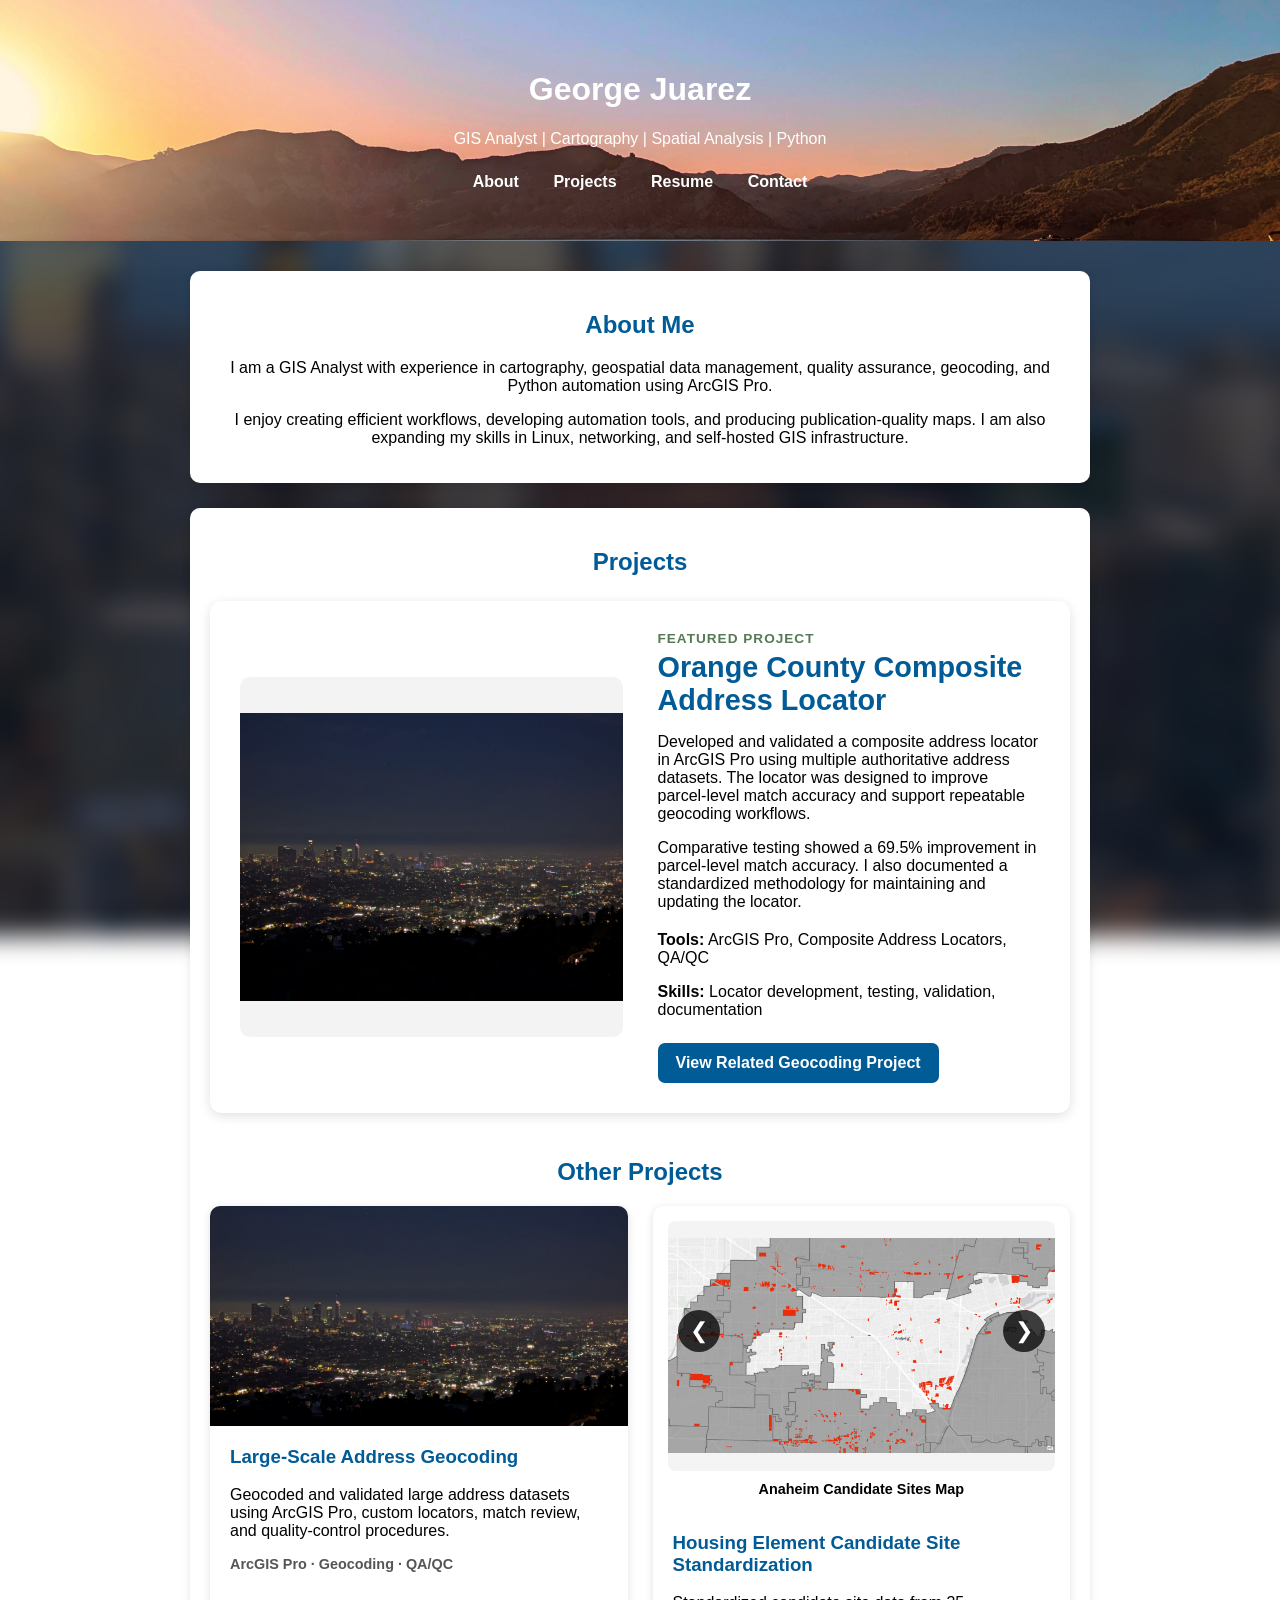
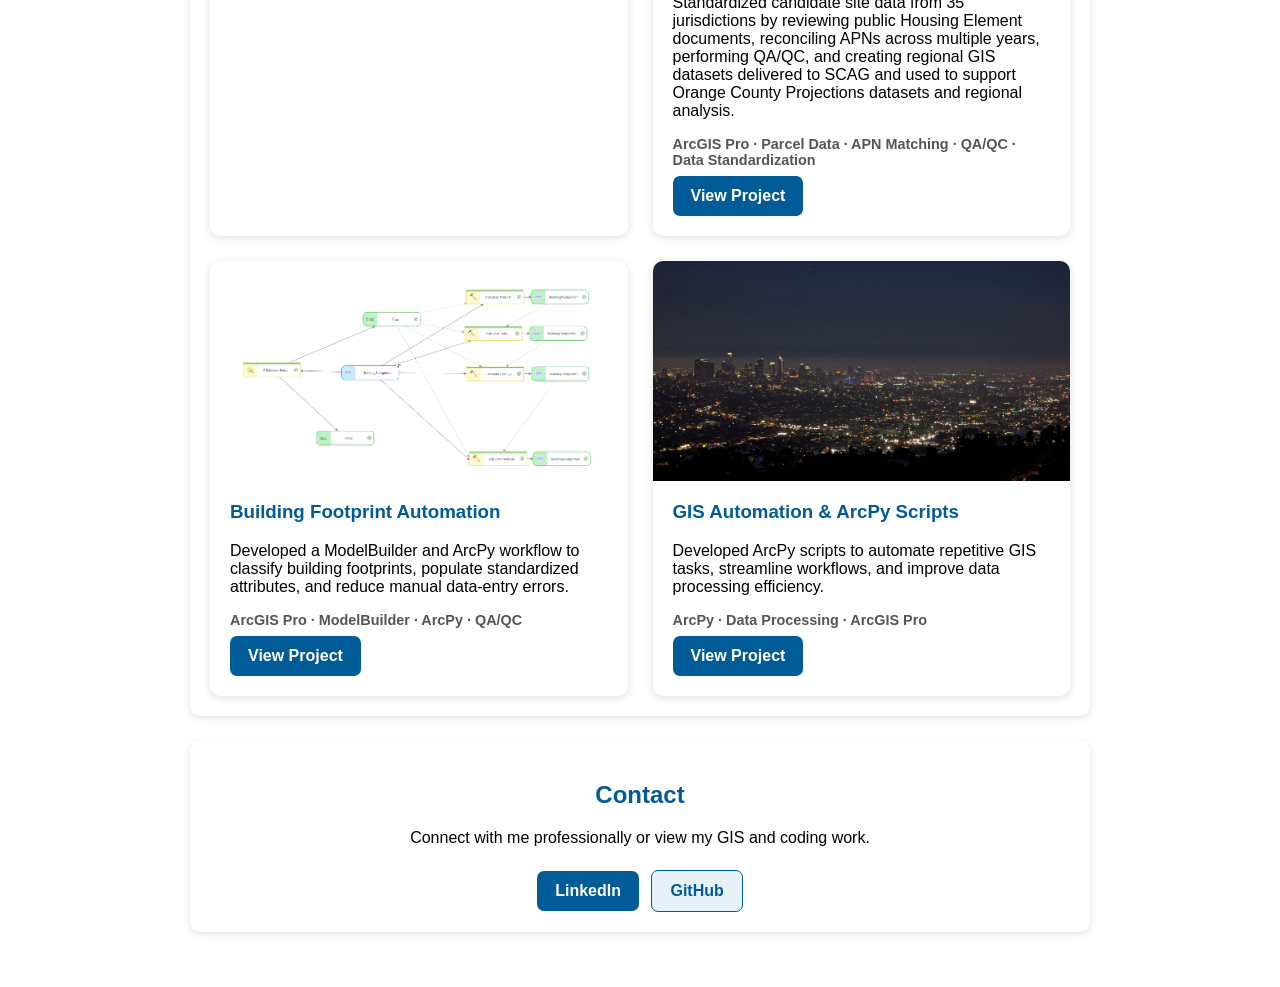
<file: index.html>
<!DOCTYPE html>
<html lang="en">
  <head>
      <meta charset="UTF-8">
      <meta name="viewport" content="width=device-width, initial-scale=1.0">

      <title>George Juarez | GIS Portfolio</title>

    <link rel="stylesheet" href="style.css">
  </head>

  <body>
      <header>
        <h1>George Juarez</h1>
        <p>GIS Analyst | Cartography | Spatial Analysis | Python</p>

        <nav>
            <a href="#about">About</a>
            <a href="#projects">Projects</a>
            <a href="Resume.html">Resume</a>
            <a href="#contact">Contact</a>
        </nav>
      </header>
    <main>
        <section id="about">
          <h2>About Me</h2>

          <p>
              I am a GIS Analyst with experience in cartography, geospatial data management,
              quality assurance, geocoding, and Python automation using ArcGIS Pro.
          </p>
          <p>
              I enjoy creating efficient workflows, developing automation tools, and producing 
              publication-quality maps. I am also expanding my skills in Linux, networking, 
            and self-hosted GIS infrastructure.
          </p>
        </section>
      

            <section id="projects">
    <h2>Projects</h2>

    <!-- Featured Project -->
    <article class="featured-project">
        <div class="featured-image">
            <img
                src="/Images/Los Angeles.jpg"
                alt="Orange County composite address locator project"
            >
        </div>

        <div class="featured-content">
            <p class="project-label">Featured Project</p>

            <h3>Orange County Composite Address Locator</h3>

            <p>
                Developed and validated a composite address locator in ArcGIS Pro
                using multiple authoritative address datasets. The locator was
                designed to improve parcel-level match accuracy and support
                repeatable geocoding workflows.
            </p>

            <p>
                Comparative testing showed a 69.5% improvement in parcel-level
                match accuracy. I also documented a standardized methodology for
                maintaining and updating the locator.
            </p>

            <div class="project-details">
                <p>
                    <strong>Tools:</strong>
                    ArcGIS Pro, Composite Address Locators, QA/QC
                </p>

                <p>
                    <strong>Skills:</strong>
                    Locator development, testing, validation, documentation
                </p>
            </div>

            <a class="project-button" href="#geocoding-project">
                View Related Geocoding Project
            </a>
        </div>
    </article>

    <!-- Other Projects -->
    <h3 class="other-projects-title">Other Projects</h3>

    <div class="project-grid">

        <article class="project-card" id="geocoding-project">
            <img
                src="/Images/Los Angeles.jpg"
                alt="Large-scale address geocoding project"
            >

            <div class="project-card-content">
                <h3>Large-Scale Address Geocoding</h3>

                <p>
                    Geocoded and validated large address datasets using ArcGIS Pro,
                    custom locators, match review, and quality-control procedures.
                </p>

                <p class="project-tools">
                    ArcGIS Pro · Geocoding · QA/QC
                </p>
            </div>
        </article>

        <article class="project-card">
           <article class="project-card">

    <div class="map-carousel">
        <button
            class="carousel-button previous"
            type="button"
            onclick="changeMap(-1)"
            aria-label="Previous map"
        >
            &#10094;
        </button>

        <div class="carousel-slide">
            <img
                id="carousel-map"
                src="/Images/Anaheim_HE.png"
                alt="Published candidate sites map for Anaheim"
            >

            <p id="carousel-caption">
                Anaheim Candidate Sites Map
            </p>
        </div>

        <button
            class="carousel-button next"
            type="button"
            onclick="changeMap(1)"
            aria-label="Next map"
        >
            &#10095;
        </button>
    </div>

     <div class="project-card-content">

    <h3>Housing Element Candidate Site Standardization</h3>

    <p>
      Standardized candidate site data from 35 jurisdictions
      by reviewing public Housing Element documents, 
      reconciling APNs across multiple years, performing QA/QC,
      and creating regional GIS datasets delivered to SCAG and
      used to support Orange County Projections datasets and 
      regional analysis.
    </p>

    <p class="project-tools">
      ArcGIS Pro · Parcel Data · APN Matching · QA/QC · Data Standardization
    </p>

    <a
      class="project-button"
      href="/Standardization_Project/candidate_sites.html">
      View Project
    </a>

  </div>

</article>
            

        </article>

        <article class="project-card">
    <img
        src="/Images/Automation_1.png"
        alt="ArcGIS ModelBuilder workflow for building footprint classification"
    >

    <div class="project-card-content">
        <h3>Building Footprint Automation</h3>

        <p>
            Developed a ModelBuilder and ArcPy workflow to classify building
            footprints, populate standardized attributes, and reduce manual
            data-entry errors.
        </p>

        <p class="project-tools">
            ArcGIS Pro · ModelBuilder · ArcPy · QA/QC
        </p>

        <a class="project-button" href="BuildingVerfication/BuildingFootprints.html">
            View Project
        </a>
    </div>
</article>
        </article>


        <article class="project-card">
            <img
                src="/Images/Los Angeles.jpg"
                alt="GIS Scripts for automation project"
            >

            <div class="project-card-content">
                <h3>GIS Automation & ArcPy Scripts</h3>

                <p>
                    Developed ArcPy scripts to automate repetitive GIS tasks,
                    streamline workflows, and improve data processing efficiency.
                </p>

                <p class="project-tools">
                    ArcPy · Data Processing · ArcGIS Pro
                </p>

                <a class="project-button" href="BuildingVerfication\Building_Verification_page.html">
            View Project
        </a>
            </div>
        </article>

    </div>
</section>


          <section id="contact">
    <h2>Contact</h2>

    <p>
        Connect with me professionally or view my GIS and coding work.
    </p>

    <div class="contact-links">

        <a
            class="project-button"
            href="https://www.linkedin.com/in/george--juarez/"
            target="_blank"
            rel="noopener">
            LinkedIn
        </a>

        <a
            class="secondary-button"
            href="https://github.com/gjuarez-gis"
            target="_blank"
            rel="noopener">
            GitHub
        </a>

    </div>
</section>
        </section>
    </main>
    <script src="script.js"></script>
  </body>
</html>
</file>
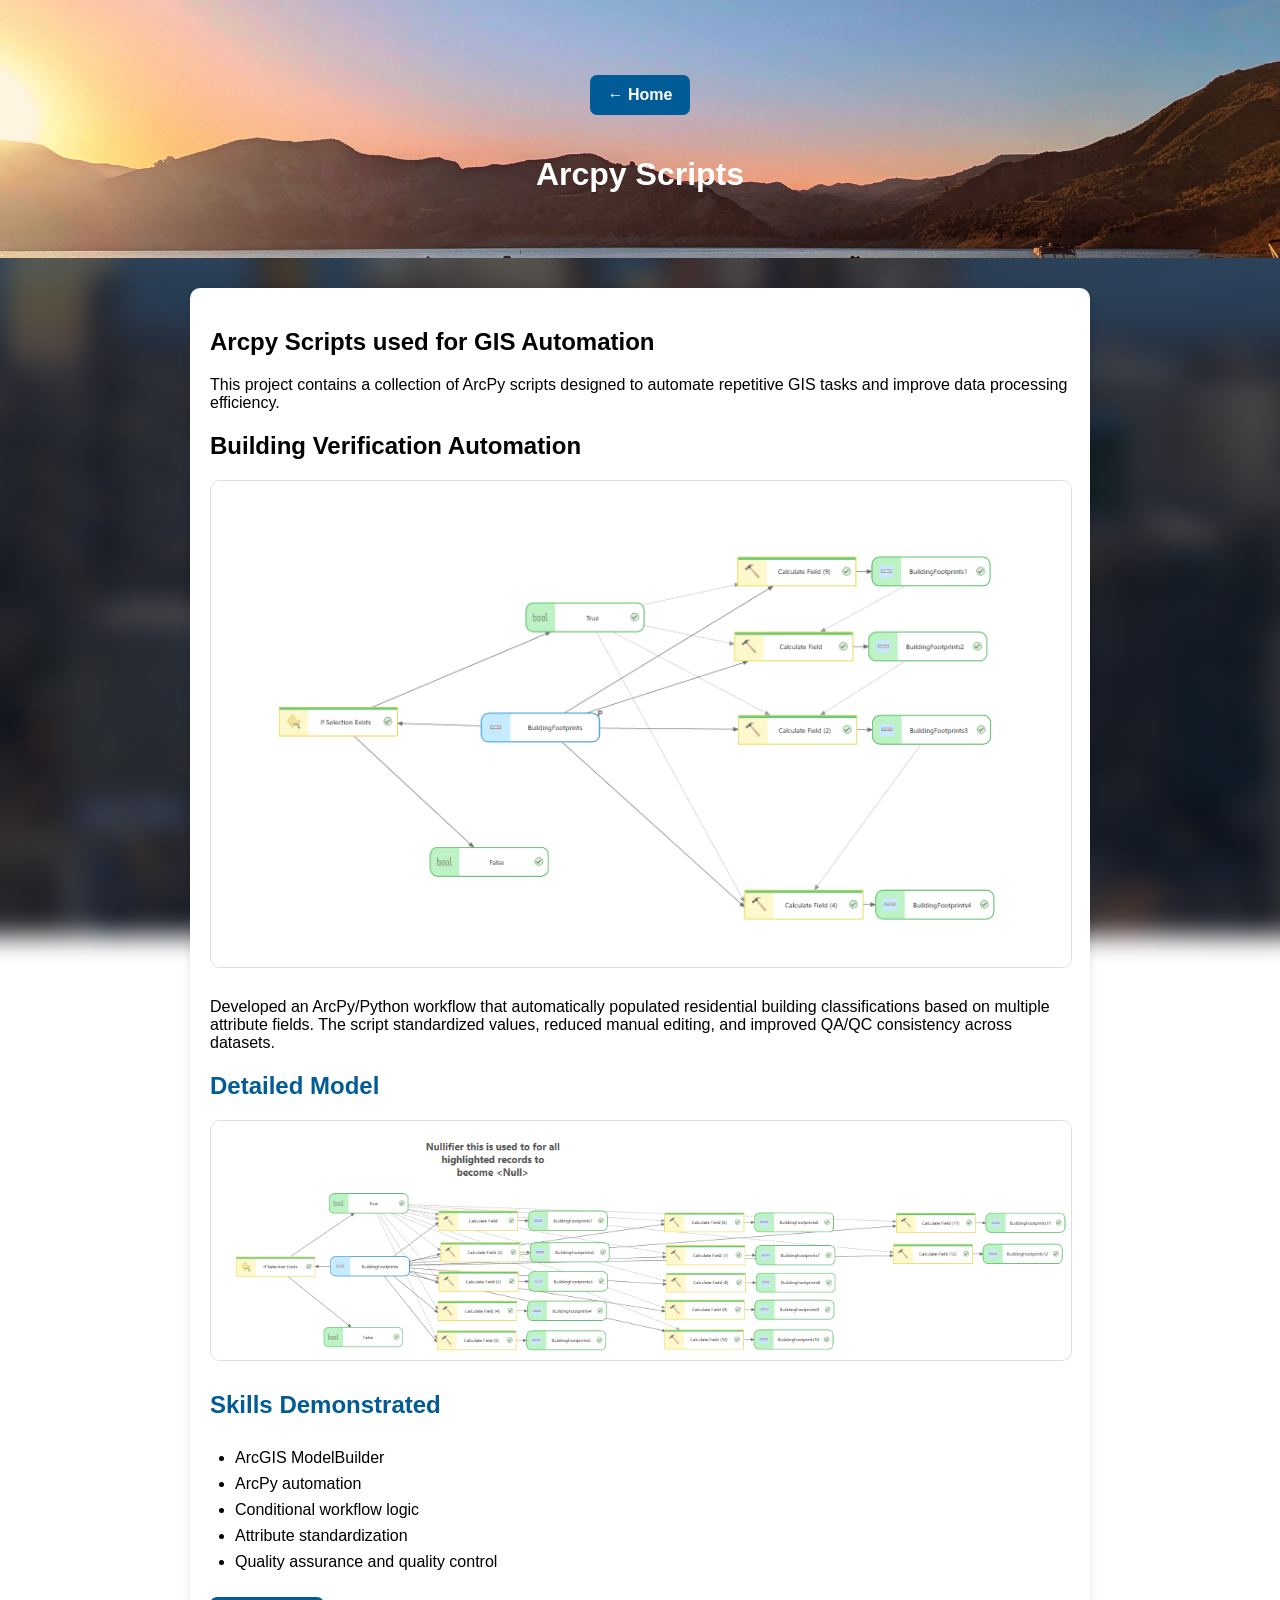
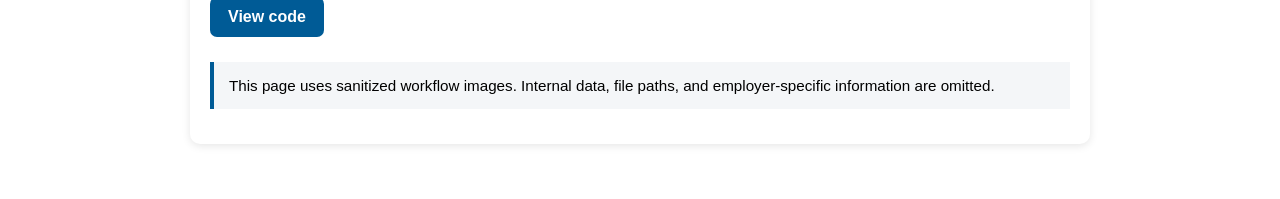
<file: Arcpy_Scripts.html>
<!DOCTYPE html>
<html lang="en">
<head>
    <meta charset="UTF-8">
    <meta name="viewport" content="width=device-width, initial-scale=1.0">

    <title>Arcpy Scripts | George Juarez</title>

    <link rel="stylesheet" href="style.css">
</head>

<body>

    <header class="project-header">

    <a href="index.html" class="back-button">
        ← Home
    </a>

    <h1>Arcpy Scripts</h1>

</header>
    </a>

    <main>
        <section class="project-detail">

            <h1>Arcpy Scripts used for GIS Automation</h1>

            <p>
                This project contains a collection of ArcPy scripts designed 
                to automate repetitive GIS tasks and improve data processing 
                efficiency.
            </p>

            <h1> Building Verification Automation</h1>

            <img
                class="workflow-image"
                src="Images/Automation_1.png"
                alt="ArcGIS ModelBuilder workflow for building footprint classification"
            >

            <p>
                Developed an ArcPy/Python workflow that automatically populated 
                residential building classifications based on multiple attribute fields.
                 The script standardized values, reduced manual editing, and improved 
                 QA/QC consistency across datasets.
            </p>
            
            <h2>Detailed Model</h2>

            <img
                class="workflow-image"
                src="Images/Automation_2.png"
                alt="Detailed ArcGIS ModelBuilder workflow"
            >

            <h2>Skills Demonstrated</h2>

            <ul class="skills-list">
                <li>ArcGIS ModelBuilder</li>
                <li>ArcPy automation</li>
                <li>Conditional workflow logic</li>
                <li>Attribute standardization</li>
                <li>Quality assurance and quality control</li>
            </ul>

            <div class="project-button-action">
                <a
             class="project-button" 
             href="BuildingVerfication/Building_Verification_page.html">
            View code
        </a>

            <p class="project-note">
                This page uses sanitized workflow images. Internal data,
                file paths, and employer-specific information are omitted.
            </p>

        </section>
    </main>

</body>
</html>
</file>
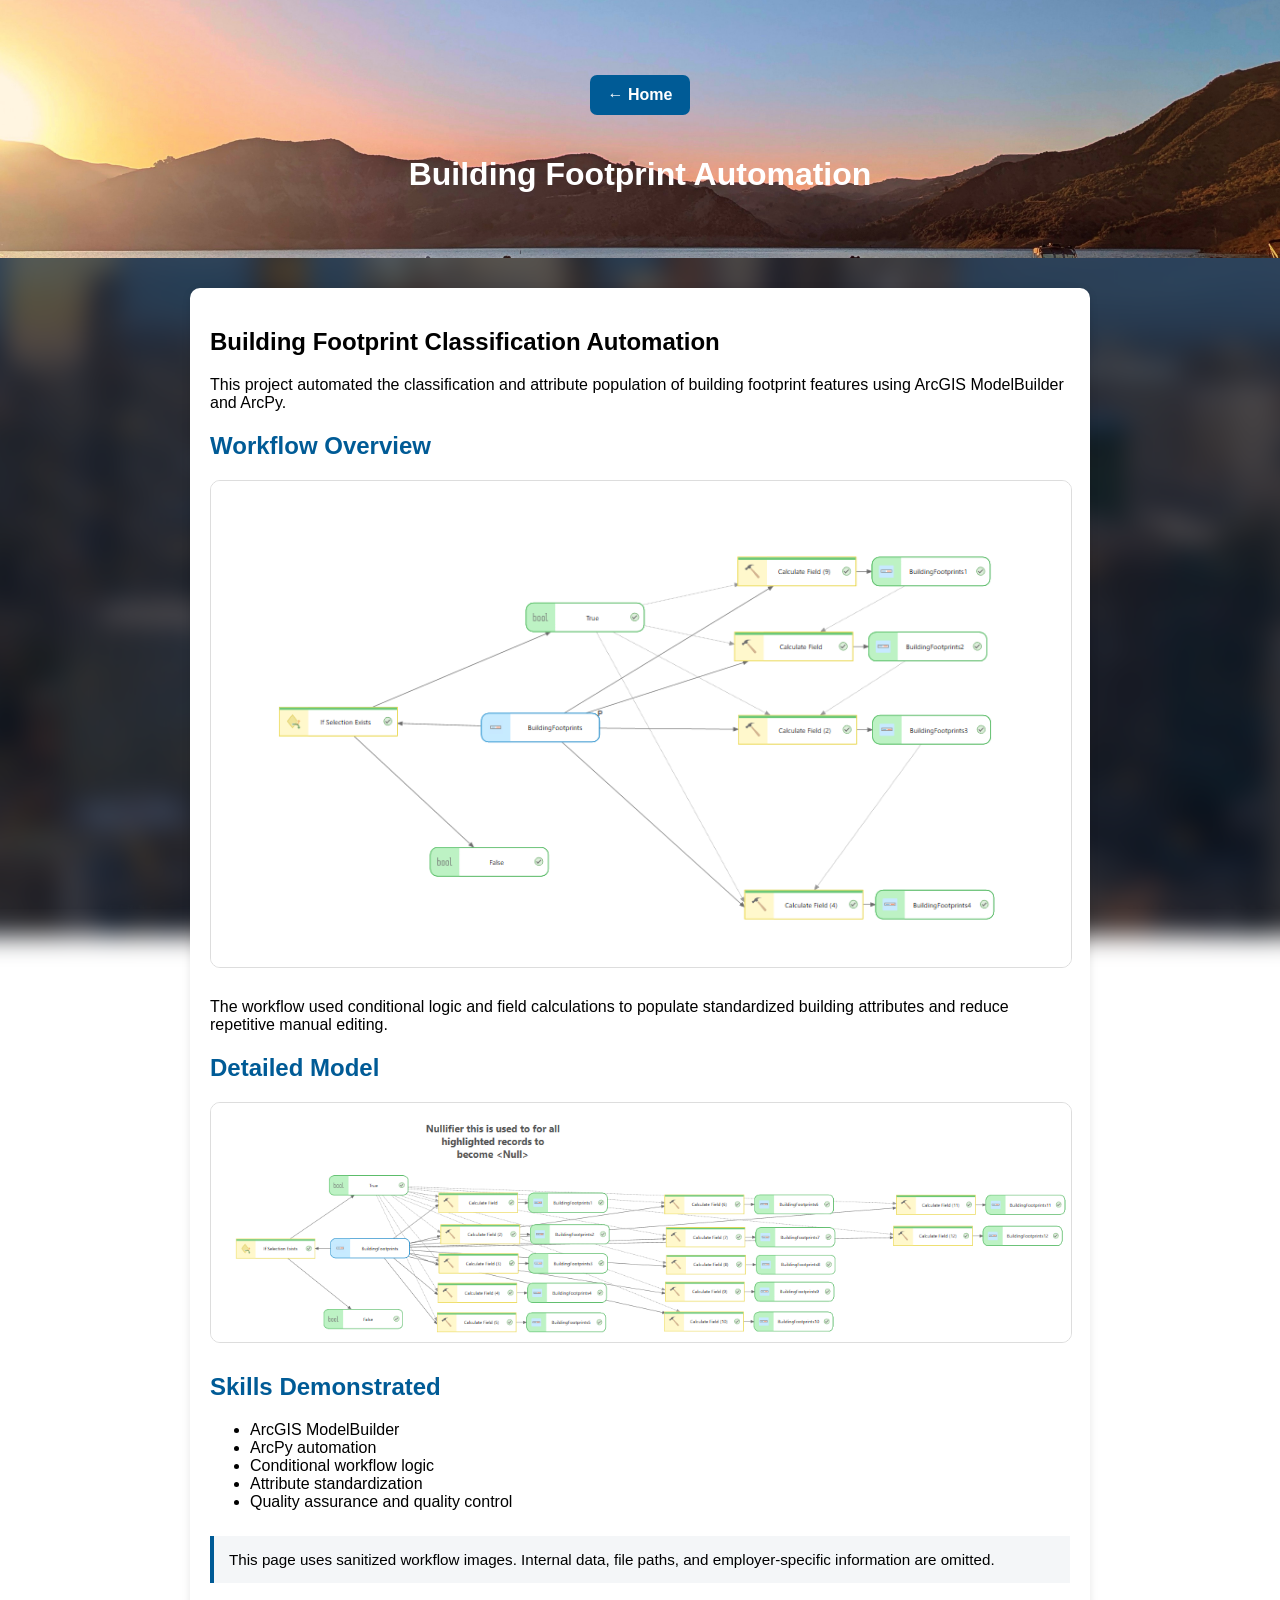
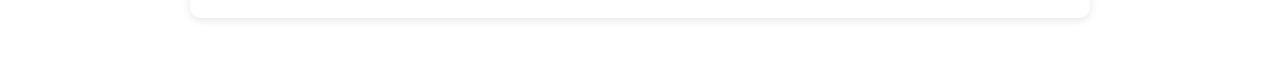
<file: BuildingFootprints.html>
<!DOCTYPE html>
<html lang="en">
<head>
    <meta charset="UTF-8">
    <meta name="viewport" content="width=device-width, initial-scale=1.0">

    <title>Building Footprint Automation | George Juarez</title>

    <link rel="stylesheet" href="style.css">
</head>

<body>

    <header class="project-header">

    <a href="index.html" class="back-button">
        ← Home
    </a>

    <h1>Building Footprint Automation</h1>

</header>
    </a>

    <main>
        <section class="project-detail">

            <h1>Building Footprint Classification Automation</h1>

            <p>
                This project automated the classification and attribute
                population of building footprint features using ArcGIS
                ModelBuilder and ArcPy.
            </p>

            <h2>Workflow Overview</h2>

            <img
                class="workflow-image"
                src="Images/Automation_1.png"
                alt="ArcGIS ModelBuilder workflow for building footprint classification"
            >

            <p>
                The workflow used conditional logic and field calculations
                to populate standardized building attributes and reduce
                repetitive manual editing.
            </p>

            <h2>Detailed Model</h2>

            <img
                class="workflow-image"
                src="Images/Automation_2.png"
                alt="Detailed ArcGIS ModelBuilder workflow"
            >

            <h2>Skills Demonstrated</h2>

            <ul>
                <li>ArcGIS ModelBuilder</li>
                <li>ArcPy automation</li>
                <li>Conditional workflow logic</li>
                <li>Attribute standardization</li>
                <li>Quality assurance and quality control</li>
            </ul>

            <p class="project-note">
                This page uses sanitized workflow images. Internal data,
                file paths, and employer-specific information are omitted.
            </p>

        </section>
    </main>

</body>
</html>
</file>
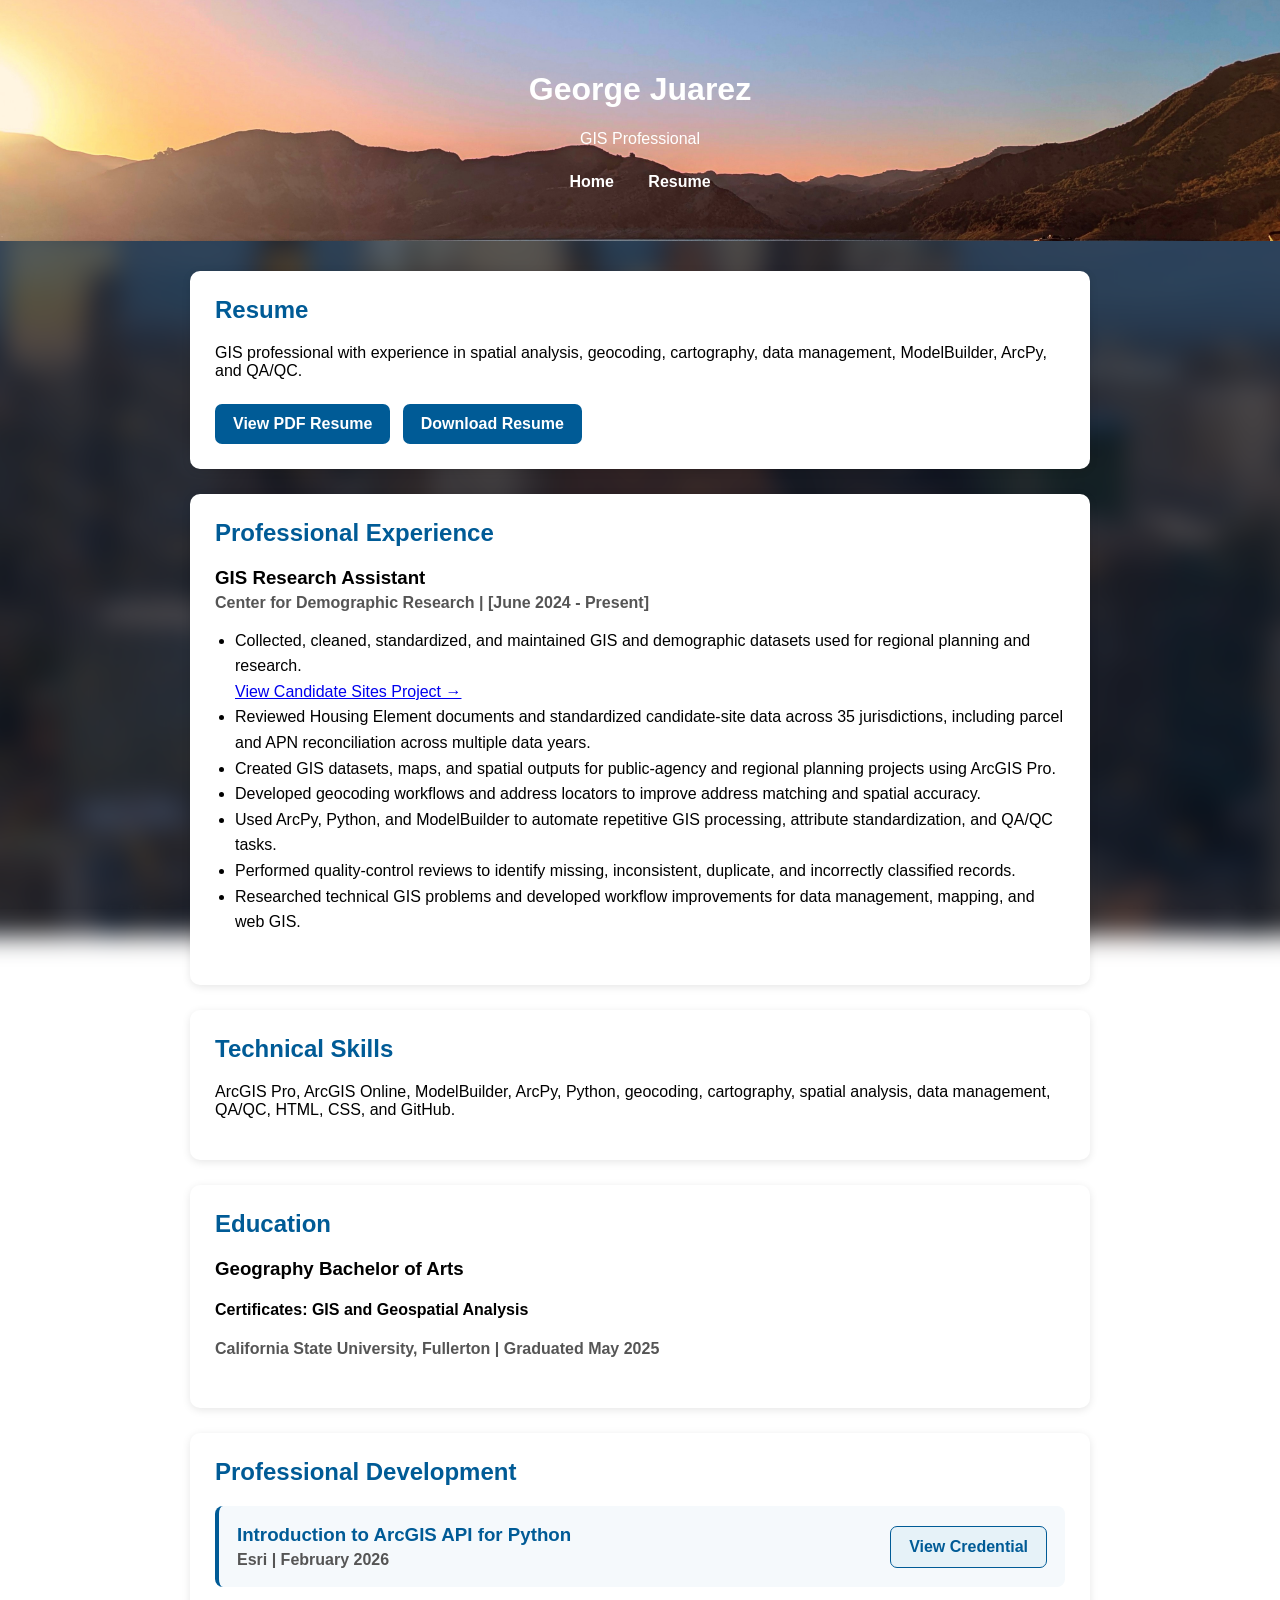
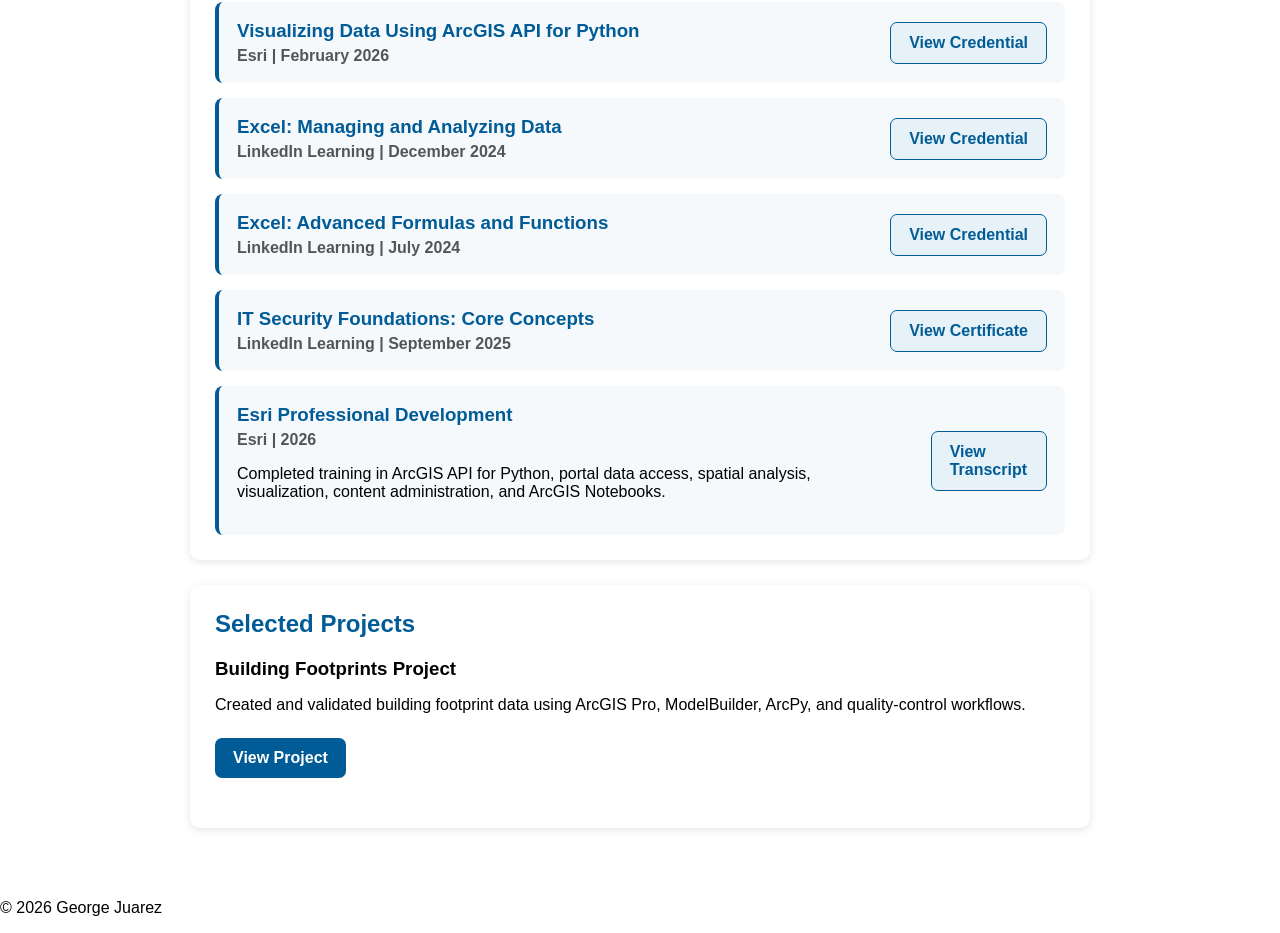
<file: Resume.html>
<!DOCTYPE html>
<html lang="en">
<head>
  <meta charset="UTF-8">
  <meta name="viewport" content="width=device-width, initial-scale=1.0">
  <title>Resume | George Juarez</title>
  <link rel="stylesheet" href="style.css">
</head>

<body>

  <header>
    <h1>George Juarez</h1>
    <p>GIS Professional</p>

    <nav>
      <a href="index.html">Home</a>
      <a href="resume.html">Resume</a>
    </nav>
  </header>

  <main class="resume-page">

    <section class="resume-intro">
      <h2>Resume</h2>
      <p>
        GIS professional with experience in spatial analysis, geocoding,
        cartography, data management, ModelBuilder, ArcPy, and QA/QC.
      </p>

      <a
        class="project-button"
        href="Documents/George_Juarez_GIS_Resume_Public.pdf"
        target="_blank"
        rel="noopener"
      >
        View PDF Resume
      </a>

      <a
        class="project-button"
        href="Documents/George_Juarez_GIS_Resume_Public.pdf"
        download
      >
        Download Resume
      </a>
    </section>

    <section class="resume-section">
      <h2>Professional Experience</h2>

     <div class="resume-entry">

    <h3>GIS Research Assistant</h3>

    <p class="resume-meta">
        Center for Demographic Research | [June 2024 - Present] 
    </p>

    <ul>
        <li>
            Collected, cleaned, standardized, and maintained GIS and
            demographic datasets used for regional planning and research.
        </li>
          <a
             class="resume-project-link"
            href="Standardization_Project/candidate_sites.html">
             View Candidate Sites Project →
        </a>
        <li>
            Reviewed Housing Element documents and standardized candidate-site
            data across 35 jurisdictions, including parcel and APN reconciliation
            across multiple data years.
        </li>

        <li>
            Created GIS datasets, maps, and spatial outputs for public-agency
            and regional planning projects using ArcGIS Pro.
        </li>

        <li>
            Developed geocoding workflows and address locators to improve
            address matching and spatial accuracy.
        </li>

        <li>
            Used ArcPy, Python, and ModelBuilder to automate repetitive GIS
            processing, attribute standardization, and QA/QC tasks.
        </li>

        <li>
            Performed quality-control reviews to identify missing,
            inconsistent, duplicate, and incorrectly classified records.
        </li>

        <li>
            Researched technical GIS problems and developed workflow
            improvements for data management, mapping, and web GIS.
        </li>
    </ul>

</div>

    </section>

    <section class="resume-section">
      <h2>Technical Skills</h2>

      <p>
        ArcGIS Pro, ArcGIS Online, ModelBuilder, ArcPy, Python,
        geocoding, cartography, spatial analysis, data management,
        QA/QC, HTML, CSS, and GitHub.
      </p>
    </section>

    <section class="resume-section">
      <h2>Education</h2>

      <article class="resume-entry">
        <h3>Geography Bachelor of Arts</h3>
        <h4>Certificates: GIS and Geospatial Analysis</h4>
        <p class="resume-meta">
          California State University, Fullerton | Graduated May 2025
        </p>
      </article>
    </section>
      <section class="resume-section">

    <h2>Professional Development</h2>

    <div class="credential-list">
        
        <article class="credential-item">
            <div>
                <h3>Introduction to ArcGIS API for Python</h3>
                <p class="resume-meta">Esri | February 2026</p>
            </div>

            <a
                class="secondary-button"
                href="https://www.esri.com/en-us/training/TrainingRecord/Certificate/georgejuarez@Fullerton.edu_CSUF/6995f6742581f55a147fea4a/480"
                target="_blank"
                rel="noopener">
                View Credential
            </a>
        </article>

        <article class="credential-item">
            <div>
                <h3>Visualizing Data Using ArcGIS API for Python</h3>
                <p class="resume-meta">Esri | February 2026</p>
            </div>

            <a
                class="secondary-button"
                href="https://www.esri.com/en-us/training/TrainingRecord/Certificate/georgejuarez@Fullerton.edu_CSUF/69973695bbf1339e20049d1b/480"
                target="_blank"
                rel="noopener">
                View Credential
            </a>
        </article>

        <article class="credential-item">
            <div>
                <h3>Excel: Managing and Analyzing Data</h3>
                <p class="resume-meta">
                    LinkedIn Learning | December 2024
                </p>
            </div>

            <a
                class="secondary-button"
                href="https://www.linkedin.com/learning/certificates/73d60fd1cf49ee1dddefe4942a32a00a505b76014fdc28c32acca74478c47925?u=52983649"
                target="_blank"
                rel="noopener">
                View Credential
            </a>
        </article>

        <article class="credential-item">
            <div>
                <h3>Excel: Advanced Formulas and Functions</h3>
                <p class="resume-meta">
                    LinkedIn Learning | July 2024
                </p>
            </div>

            <a
                class="secondary-button"
                href="https://www.linkedin.com/learning/certificates/8d688755decc8de4b48738f85243d4e6dae388c29898c68070bbf1c01e5b019f?u=52983649"
                target="_blank"
                rel="noopener">
                View Credential
            </a>
        </article>

        <article class="credential-item">
    <div>
        <h3>IT Security Foundations: Core Concepts</h3>
        <p class="resume-meta">LinkedIn Learning | September 2025</p>
    </div>

    <a
        class="secondary-button"
        href="Documents\CertificateOfCompletion_IT Security Foundations Core Concepts.pdf"
        target="_blank"
        rel="noopener">
        View Certificate
    </a>
</article>
    <article class="credential-item">
    <div>
        <h3>Esri Professional Development</h3>

        <p class="resume-meta">Esri | 2026</p>

        <p>
            Completed training in ArcGIS API for Python,
            portal data access, spatial analysis,
            visualization, content administration,
            and ArcGIS Notebooks.
        </p>
    </div>

    <a
        class="secondary-button"
        href="Documents\Esri_Learning_Transcript.pdf.pdf"
        target="_blank"
        rel="noopener">
        View Transcript
    </a>
</article>
    </div>

</section>
    <section class="resume-section">
      <h2>Selected Projects</h2>

      <article class="resume-entry">
        <h3>Building Footprints Project</h3>
        <p>
          Created and validated building footprint data using ArcGIS Pro,
          ModelBuilder, ArcPy, and quality-control workflows.
        </p>

        <a class="project-button" href="BuildingVerfication/BuildingFootprints.html">
          View Project
        </a>
      </article>
    </section>

  </main>

  <footer>
    <p>&copy; 2026 George Juarez</p>
  </footer>

</body>
</html>
</file>
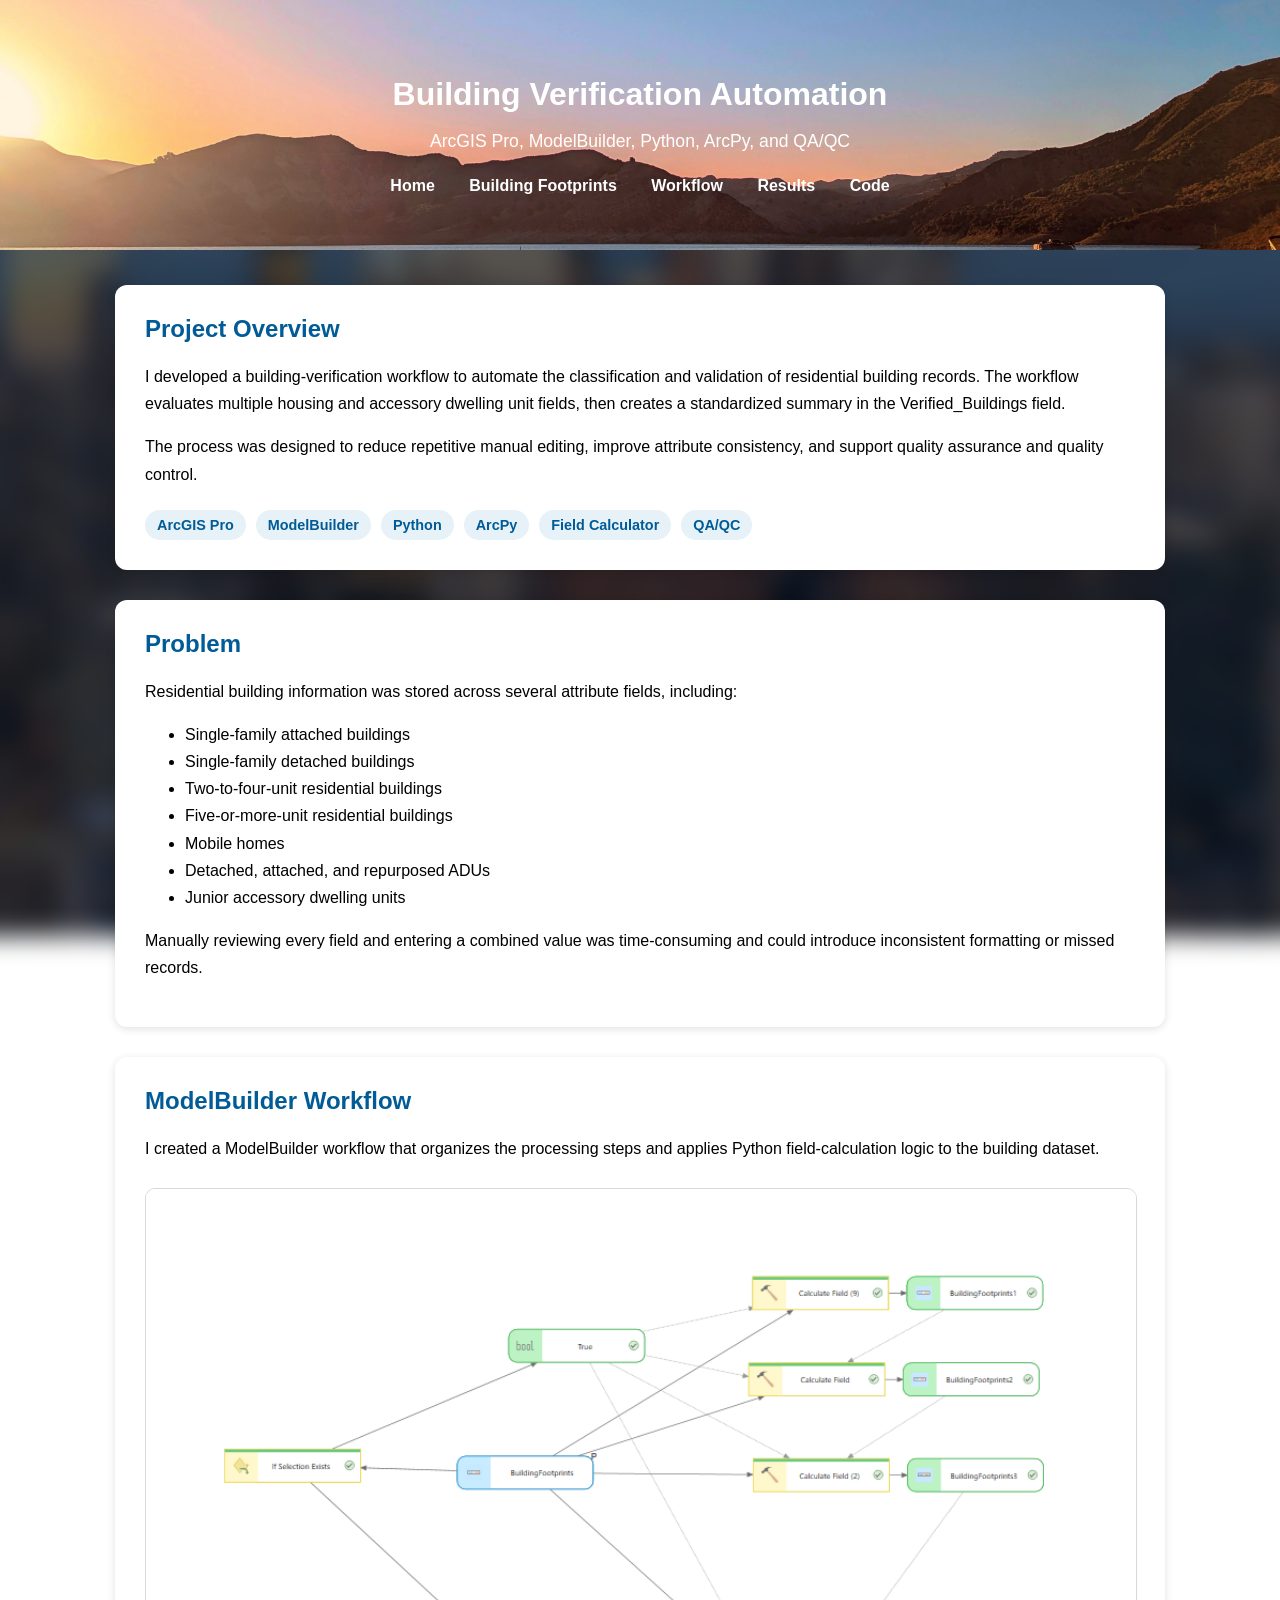
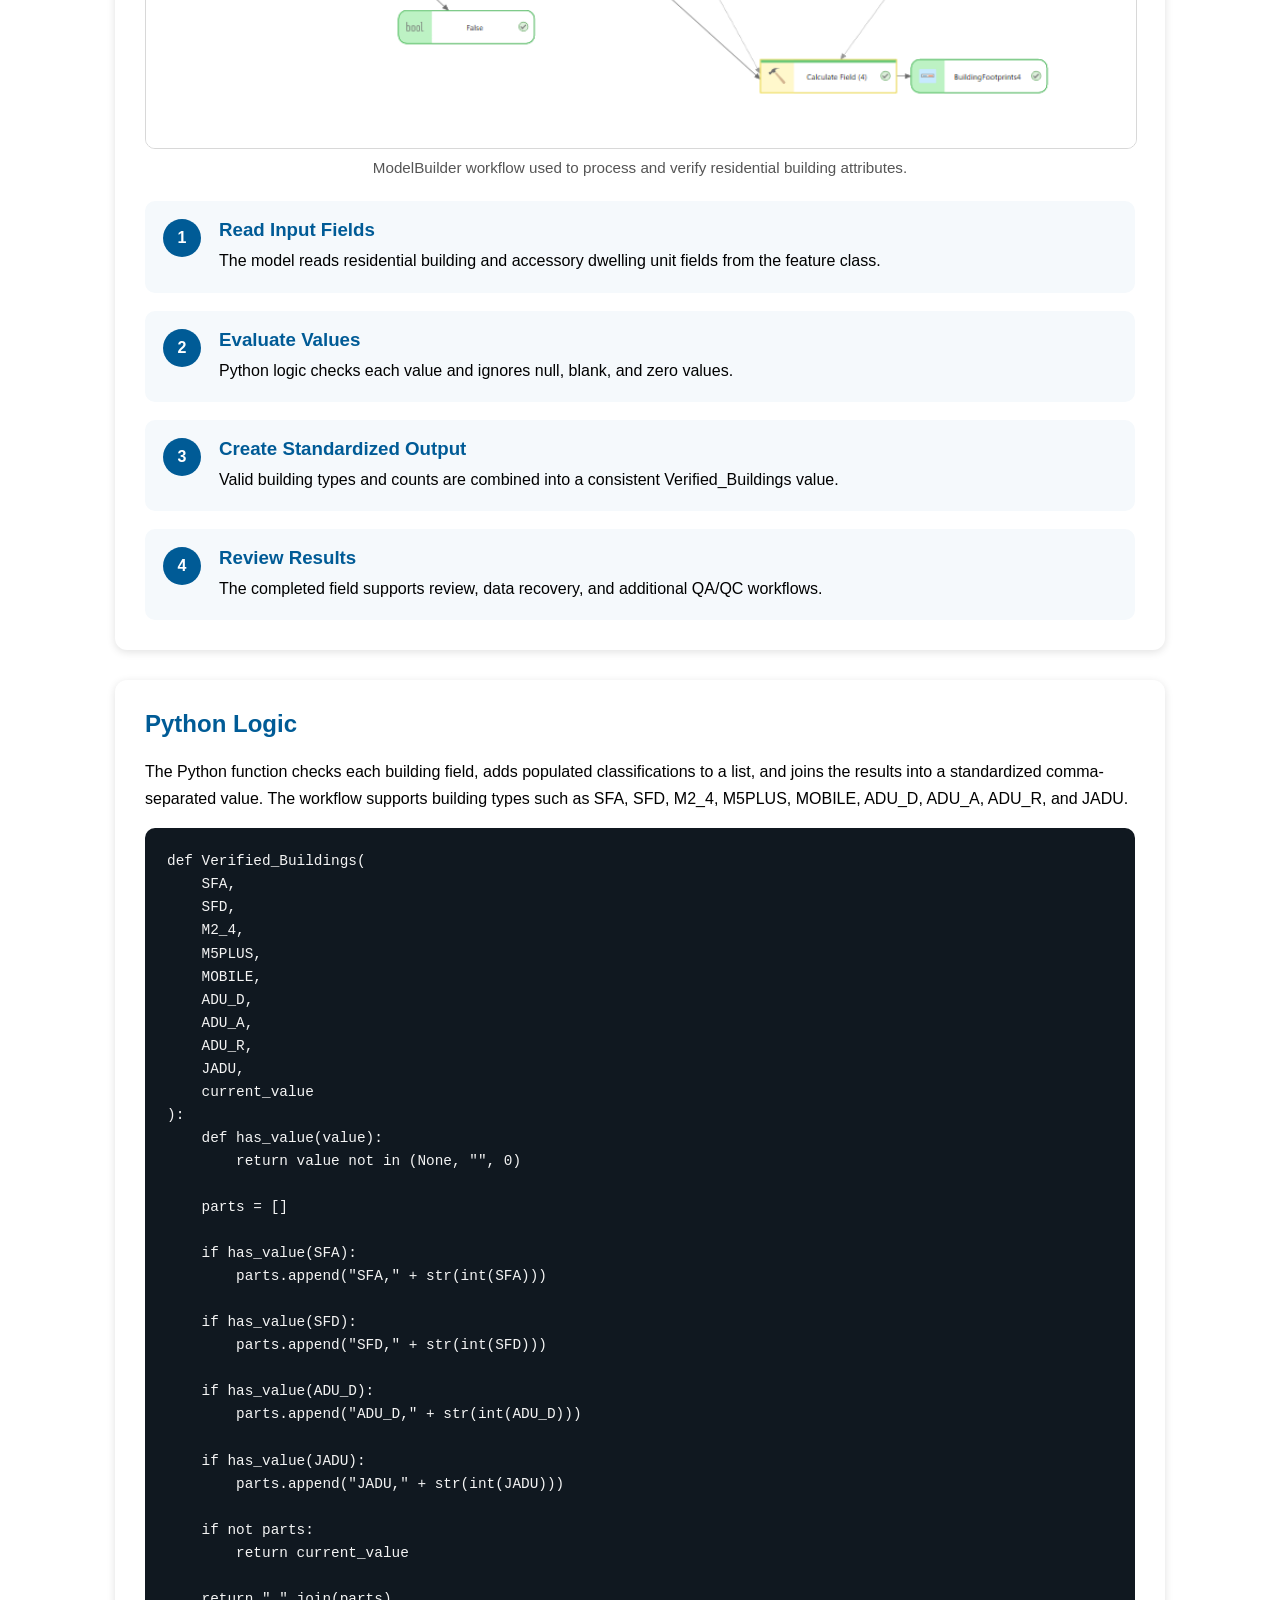
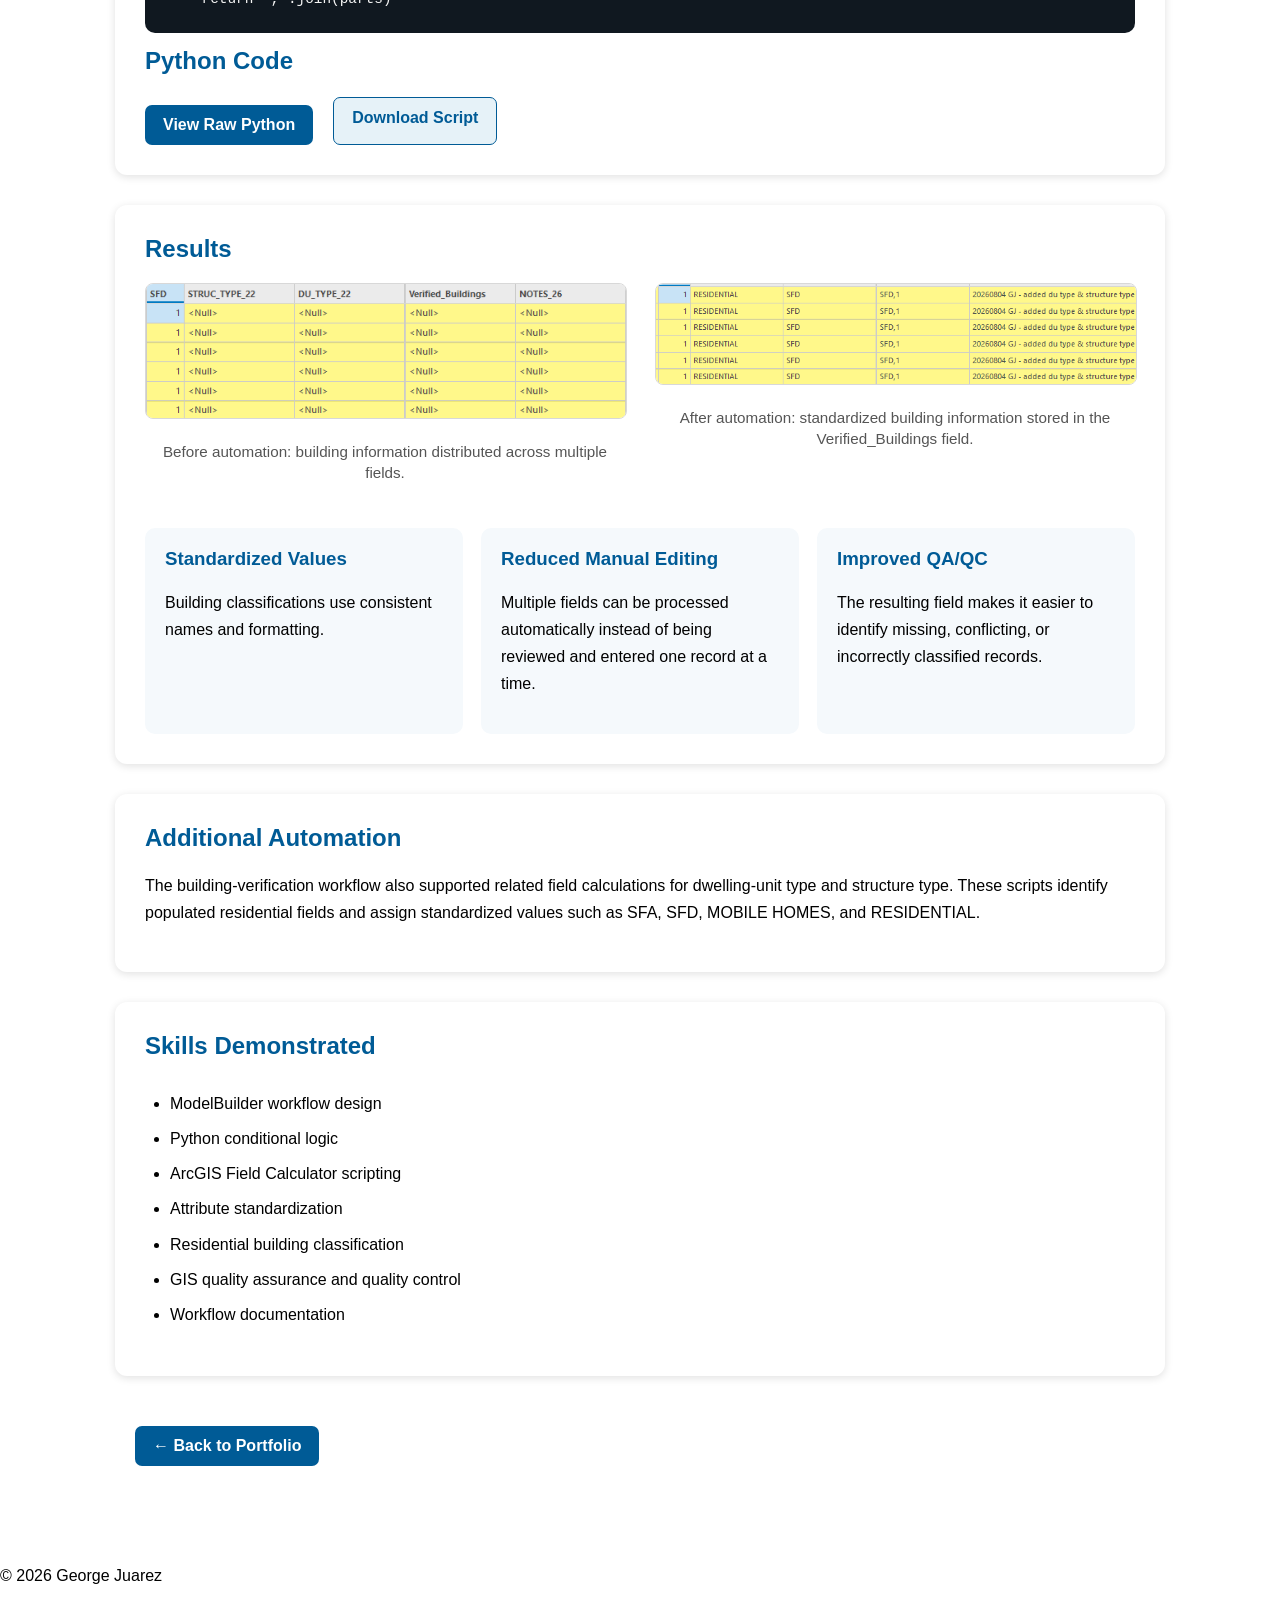
<file: BuildingVerfication/Building_Verification_page.html>
<!DOCTYPE html>
<html lang="en">
<head>
  <meta charset="UTF-8">

  <meta
    name="viewport"
    content="width=device-width, initial-scale=1.0"
  >

  <meta
    name="description"
    content="Building verification automation project created with ArcGIS Pro, ModelBuilder, Python, and ArcPy."
  >

  <title>Building Verification Automation | George Juarez</title>

  <link rel="stylesheet" href="/style.css">
</head>

<body>

  <header class="project-header">
    <h1>Building Verification Automation</h1>

    <p>
      ArcGIS Pro, ModelBuilder, Python, ArcPy, and QA/QC
    </p>

    <nav>
      <a href="/index.html">Home</a>
      <a href="/BuildingVerfication/BuildingFootprints.html">Building Footprints</a>
      <a href="#workflow">Workflow</a>
      <a href="#results">Results</a>
      <a href="#code">Code</a>
    </nav>
  </header>

  <main class="project-page">

    <section class="project-section project-intro">

      <h2>Project Overview</h2>

      <p>
        I developed a building-verification workflow to automate the
        classification and validation of residential building records.
        The workflow evaluates multiple housing and accessory dwelling
        unit fields, then creates a standardized summary in the
        Verified_Buildings field.
      </p>

      <p>
        The process was designed to reduce repetitive manual editing,
        improve attribute consistency, and support quality assurance
        and quality control.
      </p>

      <div class="project-tags">
        <span>ArcGIS Pro</span>
        <span>ModelBuilder</span>
        <span>Python</span>
        <span>ArcPy</span>
        <span>Field Calculator</span>
        <span>QA/QC</span>
      </div>

    </section>

    <section class="project-section">

      <h2>Problem</h2>

      <p>
        Residential building information was stored across several
        attribute fields, including:
      </p>

      <ul>
        <li>Single-family attached buildings</li>
        <li>Single-family detached buildings</li>
        <li>Two-to-four-unit residential buildings</li>
        <li>Five-or-more-unit residential buildings</li>
        <li>Mobile homes</li>
        <li>Detached, attached, and repurposed ADUs</li>
        <li>Junior accessory dwelling units</li>
      </ul>

      <p>
        Manually reviewing every field and entering a combined value was
        time-consuming and could introduce inconsistent formatting or
        missed records.
      </p>

    </section>

    <section class="project-section" id="workflow">

      <h2>ModelBuilder Workflow</h2>

      <p>
        I created a ModelBuilder workflow that organizes the processing
        steps and applies Python field-calculation logic to the building
        dataset.
      </p>

      <figure class="project-figure">
        <img
          src="/Images/Automation_1.png"
          alt="ArcGIS Pro ModelBuilder workflow for building verification"
        >

        <figcaption>
          ModelBuilder workflow used to process and verify residential
          building attributes.
        </figcaption>
      </figure>

      <div class="workflow-steps">

        <article class="workflow-step">
          <span class="step-number">1</span>

          <div>
            <h3>Read Input Fields</h3>
            <p>
              The model reads residential building and accessory
              dwelling unit fields from the feature class.
            </p>
          </div>
        </article>

        <article class="workflow-step">
          <span class="step-number">2</span>

          <div>
            <h3>Evaluate Values</h3>
            <p>
              Python logic checks each value and ignores null, blank,
              and zero values.
            </p>
          </div>
        </article>

        <article class="workflow-step">
          <span class="step-number">3</span>

          <div>
            <h3>Create Standardized Output</h3>
            <p>
              Valid building types and counts are combined into a
              consistent Verified_Buildings value.
            </p>
          </div>
        </article>

        <article class="workflow-step">
          <span class="step-number">4</span>

          <div>
            <h3>Review Results</h3>
            <p>
              The completed field supports review, data recovery, and
              additional QA/QC workflows.
            </p>
          </div>
        </article>

      </div>

    </section>

    <section class="project-section">

      <h2>Python Logic</h2>

      <p>
        The Python function checks each building field, adds populated
        classifications to a list, and joins the results into a
        standardized comma-separated value. The workflow supports
        building types such as SFA, SFD, M2_4, M5PLUS, MOBILE, ADU_D,
        ADU_A, ADU_R, and JADU. 
      </p>

      <pre class="code-preview"><code>def Verified_Buildings(
    SFA,
    SFD,
    M2_4,
    M5PLUS,
    MOBILE,
    ADU_D,
    ADU_A,
    ADU_R,
    JADU,
    current_value
):
    def has_value(value):
        return value not in (None, "", 0)

    parts = []

    if has_value(SFA):
        parts.append("SFA," + str(int(SFA)))

    if has_value(SFD):
        parts.append("SFD," + str(int(SFD)))

    if has_value(ADU_D):
        parts.append("ADU_D," + str(int(ADU_D)))

    if has_value(JADU):
        parts.append("JADU," + str(int(JADU)))

    if not parts:
        return current_value

    return ",".join(parts)</code></pre>

      <h2>Python Code</h2>



      <div class="project-actions" id="code">

       <a
        class="project-button"
        href="Scripts/Building_Verification_code.html"
        target="_blank"
        rel="noopener">
        View Raw Python
        </a>
         

        <a
          class="secondary-button"
          href="/BuildingVerfication/Scripts/Building_Verification_script.py"
          download
        >
          Download Script
        </a>

      </div>

    </section>

    <section class="project-section" id="results">

      <h2>Results</h2>

      <div class="comparison-grid">

        <figure class="project-figure">
          <img
            src="/Images/Verified_buildings_script before.png"
            alt="Building attribute table before verification"
          >

          <figcaption>
            Before automation: building information distributed across
            multiple fields.
          </figcaption>
        </figure>

        <figure class="project-figure">
          <img
            src="/Images/Verified_buildings_script after.png"
            alt="Building attribute table after verification"
          >

          <figcaption>
            After automation: standardized building information stored
            in the Verified_Buildings field.
          </figcaption>
        </figure>

      </div>

      <div class="results-summary">

        <article>
          <h3>Standardized Values</h3>
          <p>
            Building classifications use consistent names and formatting.
          </p>
        </article>

        <article>
          <h3>Reduced Manual Editing</h3>
          <p>
            Multiple fields can be processed automatically instead of
            being reviewed and entered one record at a time.
          </p>
        </article>

        <article>
          <h3>Improved QA/QC</h3>
          <p>
            The resulting field makes it easier to identify missing,
            conflicting, or incorrectly classified records.
          </p>
        </article>

      </div>

    </section>

    <section class="project-section">

      <h2>Additional Automation</h2>

      <p>
        The building-verification workflow also supported related field
        calculations for dwelling-unit type and structure type. These
        scripts identify populated residential fields and assign
        standardized values such as SFA, SFD, MOBILE HOMES, and
        RESIDENTIAL. 
      </p>

    </section>

    <section class="project-section">

      <h2>Skills Demonstrated</h2>

      <ul class="skills-list">
        <li>ModelBuilder workflow design</li>
        <li>Python conditional logic</li>
        <li>ArcGIS Field Calculator scripting</li>
        <li>Attribute standardization</li>
        <li>Residential building classification</li>
        <li>GIS quality assurance and quality control</li>
        <li>Workflow documentation</li>
      </ul>

    </section>

    <div class="back-container">
      <a class="back-button" href="/index.html">
        ← Back to Portfolio
      </a>
    </div>

  </main>

  <footer>
    <p>&copy; 2026 George Juarez</p>
</footer>

<script>
fetch("Scripts/Building_Verification_script.py")
    .then(response => {
        if (!response.ok) {
            throw new Error("Could not load Python file");
        }

        return response.text();
    })
    .then(code => {
        document.getElementById("python-code").textContent = code;
    })
    .catch(error => {
        document.getElementById("python-code").textContent =
            "Unable to load code.";
    });
</script>

</body>
</html>
</file>
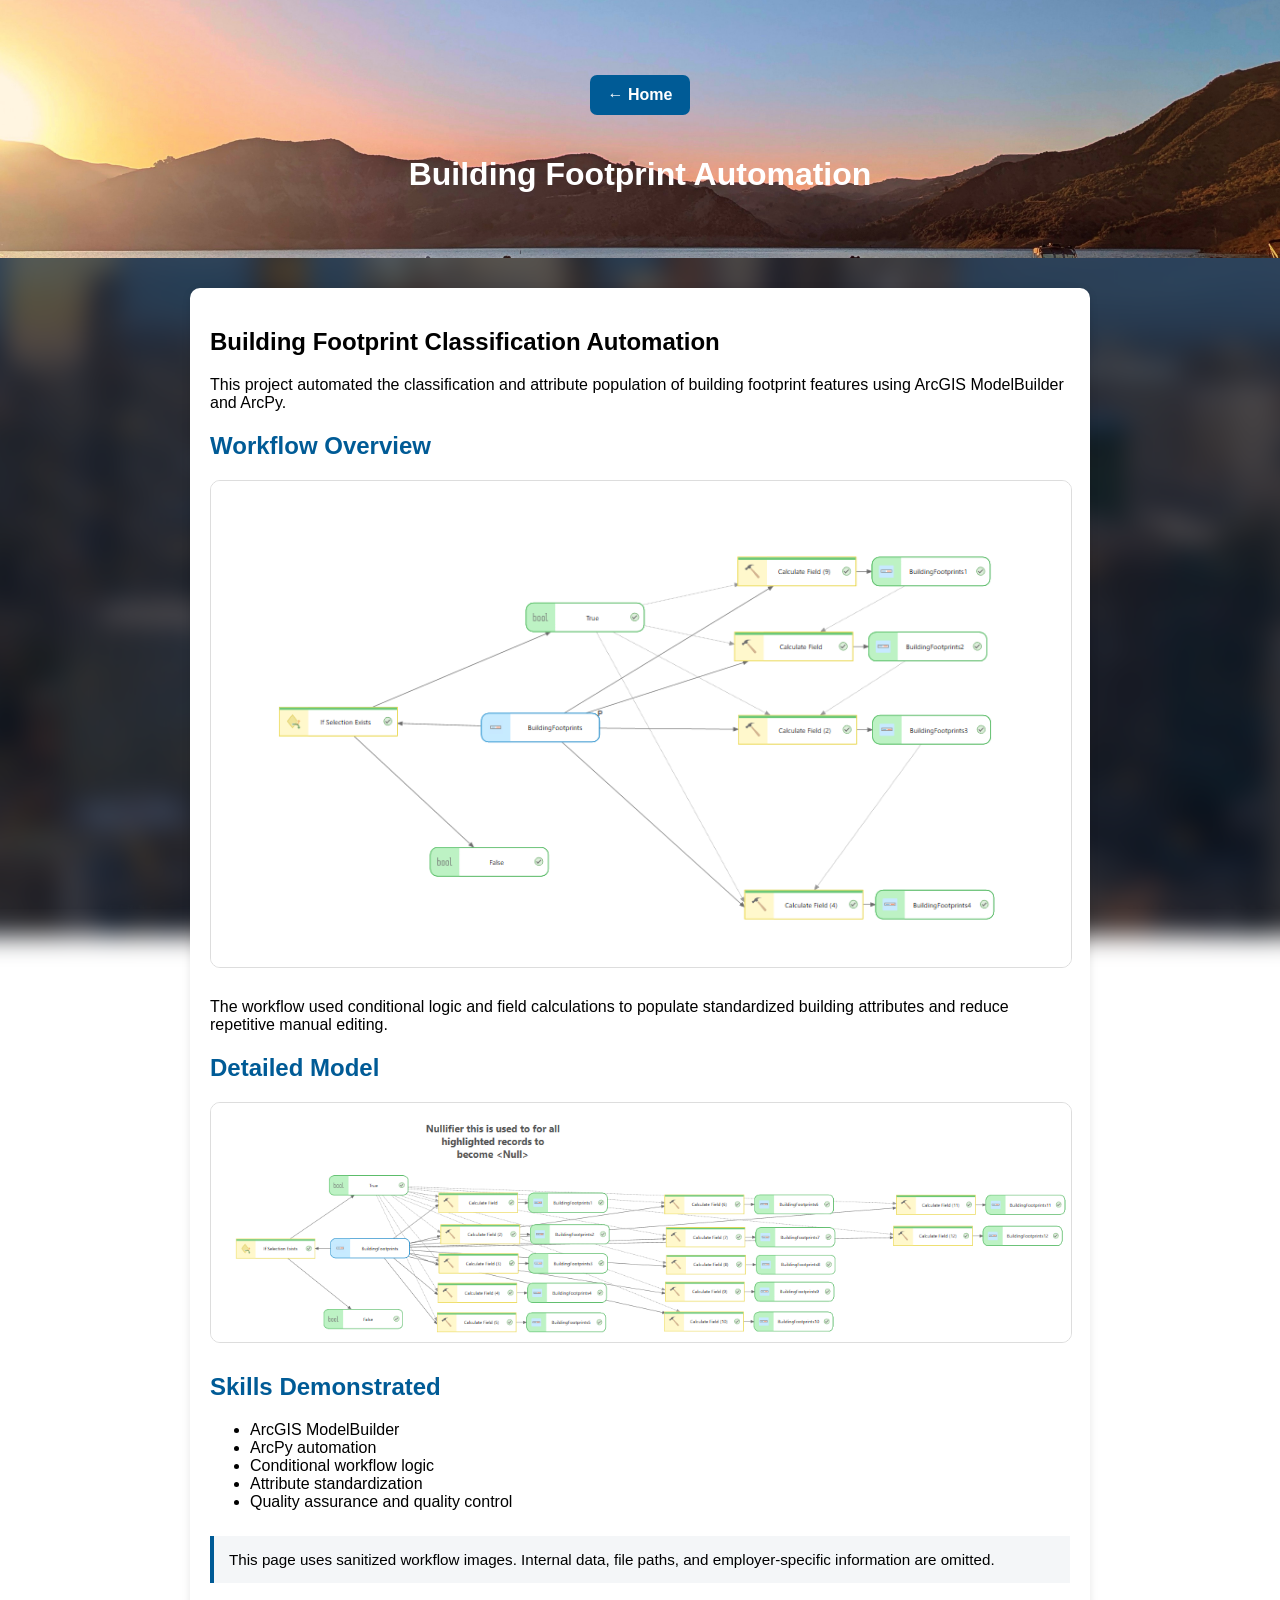
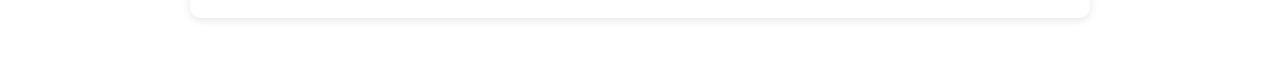
<file: BuildingVerfication/BuildingFootprints.html>
<!DOCTYPE html>
<html lang="en">
<head>
    <meta charset="UTF-8">
    <meta name="viewport" content="width=device-width, initial-scale=1.0">

    <title>Building Footprint Automation | George Juarez</title>

    <link rel="stylesheet" href="/style.css">
</head>

<body>

    <header class="project-header">

    <a href="/index.html" class="back-button">
        ← Home
    </a>

    <h1>Building Footprint Automation</h1>

</header>
    </a>

    <main>
        <section class="project-detail">

            <h1>Building Footprint Classification Automation</h1>

            <p>
                This project automated the classification and attribute
                population of building footprint features using ArcGIS
                ModelBuilder and ArcPy.
            </p>

            <h2>Workflow Overview</h2>

            <img
                class="workflow-image"
                src="/Images/Automation_1.png"
                alt="ArcGIS ModelBuilder workflow for building footprint classification">

            <p>
                The workflow used conditional logic and field calculations
                to populate standardized building attributes and reduce
                repetitive manual editing.
            </p>

            <h2>Detailed Model</h2>

            <img
                class="workflow-image"
                src="/Images/Automation_2.png"
                alt="Detailed ArcGIS ModelBuilder workflow"
            >

            <h2>Skills Demonstrated</h2>

            <ul>
                <li>ArcGIS ModelBuilder</li>
                <li>ArcPy automation</li>
                <li>Conditional workflow logic</li>
                <li>Attribute standardization</li>
                <li>Quality assurance and quality control</li>
            </ul>

            <p class="project-note">
                This page uses sanitized workflow images. Internal data,
                file paths, and employer-specific information are omitted.
            </p>

        </section>
    </main>

</body>
</html>
</file>
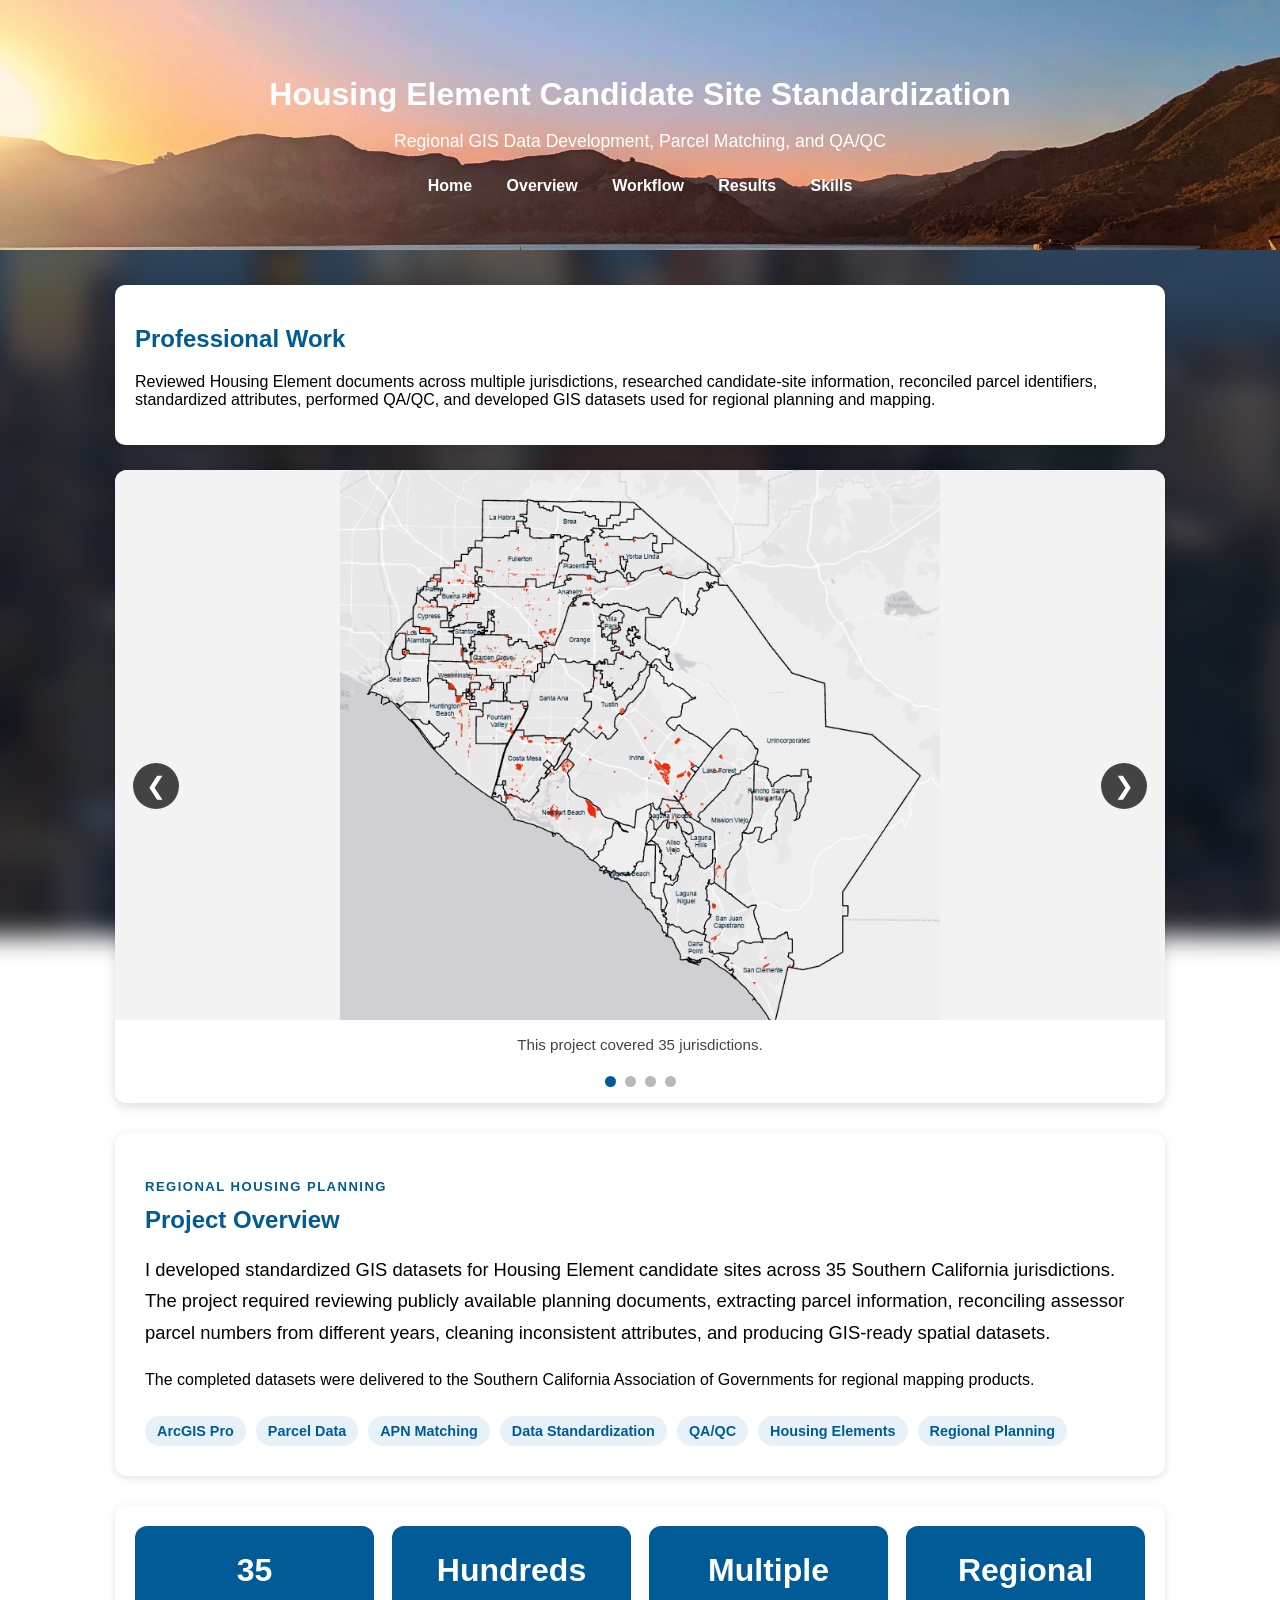
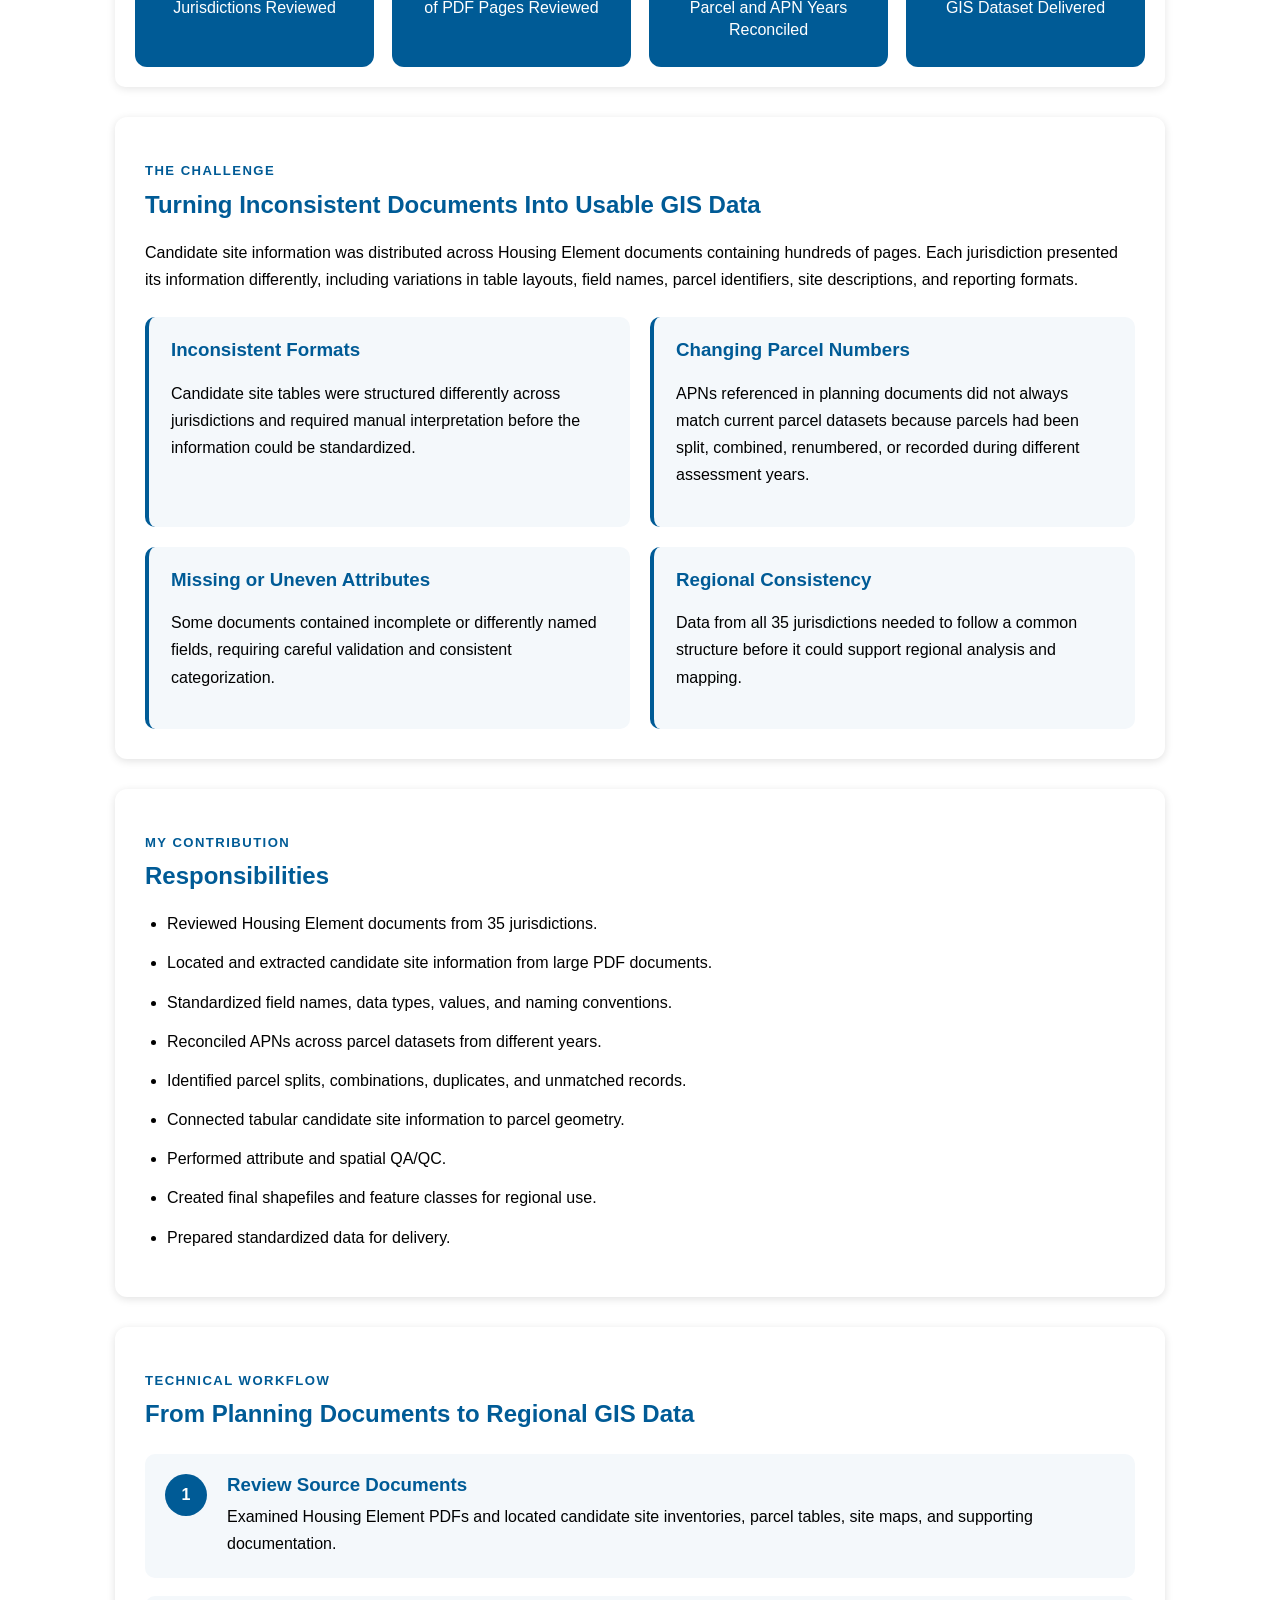
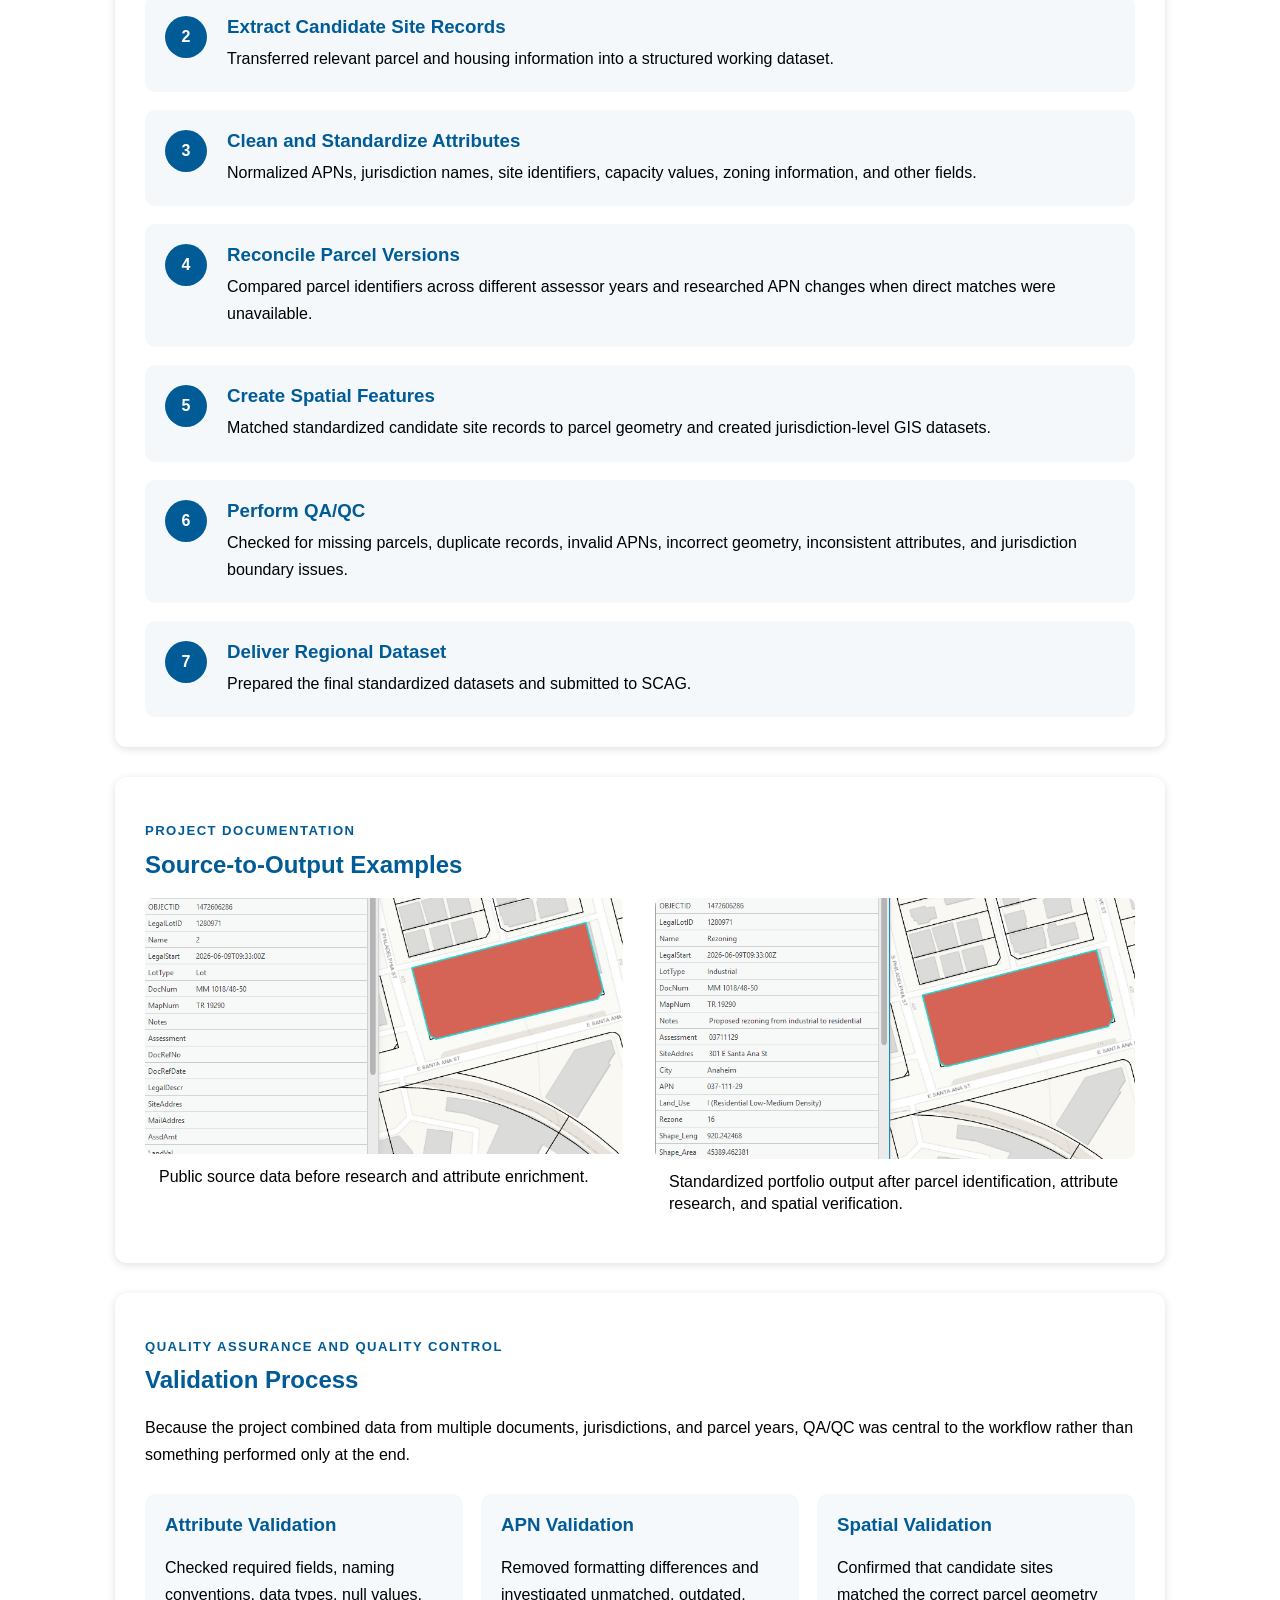
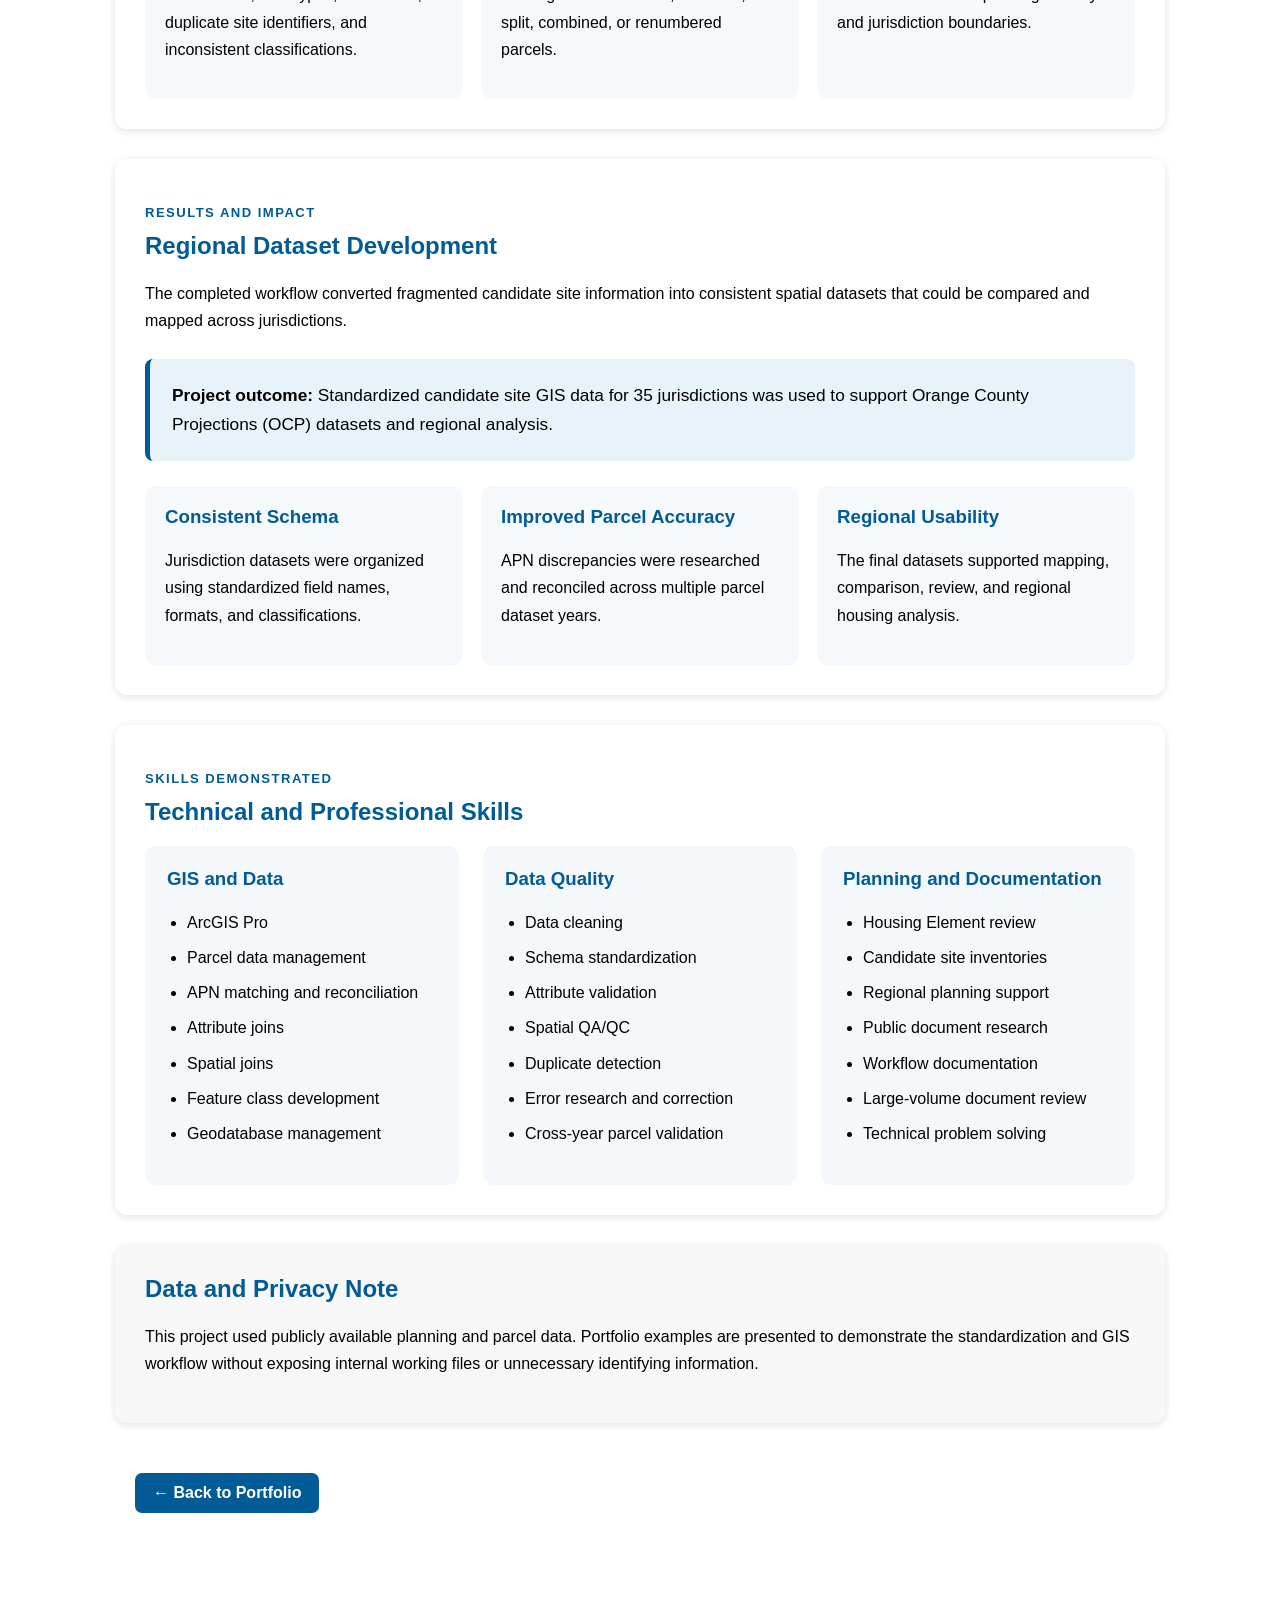
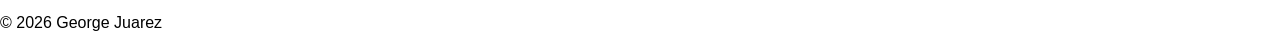
<file: Standardization_Project/candidate_sites.html>
<!DOCTYPE html>
<html lang="en">
<head>
  <meta charset="UTF-8">

  <meta
    name="viewport"
    content="width=device-width, initial-scale=1.0"
  >

  <meta
    name="description"
    content="Regional Housing Element candidate site data standardization and QA/QC project covering 35 Southern California jurisdictions."
  >

  <title>
    Housing Element Candidate Sites | George Juarez
  </title>

  <link rel="stylesheet" href="/style.css">
</head>

<body>

  <header class="project-header">
    <h1>Housing Element Candidate Site Standardization</h1>

    <p>
      Regional GIS Data Development, Parcel Matching, and QA/QC
    </p>

    <nav>
      <a href="/index.html">Home</a>
      <a href="#overview">Overview</a>
      <a href="#workflow">Workflow</a>
      <a href="#results">Results</a>
      <a href="#skills">Skills</a>
    </nav>
  </header>

  <main class="project-page">


      <!-- =====================================================
     CANDIDATE SITES HERO CAROUSEL
===================================================== -->

<section class="project-hero">
<h2>Professional Work</h2>

    <p>
        Reviewed Housing Element documents across multiple jurisdictions,
        researched candidate-site information, reconciled parcel identifiers,
        standardized attributes, performed QA/QC, and developed GIS datasets
        used for regional planning and mapping.
    </p>
</section>
  <div
    class="hero-carousel"
    aria-label="Candidate sites project image gallery"
  >

    <div class="hero-carousel-track">

      <!-- Slide 1 -->
       <figure class="hero-slide active">
        <div class="hero-image-frame">
        <img
          src="/Images/HE_MAP.png"
          alt="This project covered 35 jurisdictions."
        >
        </div>

        <figcaption>
          This project covered 35 jurisdictions.
        </figcaption>
      </figure>

      <!-- Slide 2 -->
      <figure class="hero-slide active">
        <div class="hero-image-frame">
        <img
          src="/Images/Fullerton_HE.png"
          alt="Map of standardized Housing Element candidate sites in Fullerton"
         >
        </div>

        <figcaption>
          Standardized Housing Element candidate sites for the City of Fullerton.
        </figcaption>
      </figure>

      <!-- Slide 3 -->
      <figure class="hero-slide active">
        <div class="hero-image-frame">
        <img
          src="/Images/Source_sites.png"
          alt="Housing Element candidate site inventory table from Anaheim"
        >
        </div>

        <figcaption>
          Source candidate-site information from a publicly available
          Housing Element inventory table.
        </figcaption>
      </figure>

    
      <!-- Slide 4  -->
      <figure class="hero-slide">
        <div class="hero-image-frame">
        <img
          src="/Images/Standardized_after.png"
          alt="Standardized candidate site parcel and attribute popup in GIS"
        >
        </div>

        <figcaption>
          GIS-ready parcel with standardized APN, jurisdiction,
          capacity, and dataset-year attributes.
        </figcaption>
      </figure>
    </div>

    <!-- Previous button -->
    <button
      class="hero-carousel-button hero-previous"
      type="button"
      aria-label="Show previous image"
    >
      &#10094;
    </button>

    <!-- Next button -->
    <button
      class="hero-carousel-button hero-next"
      type="button"
      aria-label="Show next image"
    >
      &#10095;
    </button>

    <!-- Slide indicators -->
    <div
      class="hero-carousel-dots"
      aria-label="Choose carousel image"
    >
      <button
        class="hero-dot active"
        type="button"
        aria-label="Show image 1"
        data-slide="0"
      ></button>

      <button
        class="hero-dot"
        type="button"
        aria-label="Show image 2"
        data-slide="1"
      ></button>

      <button
        class="hero-dot"
        type="button"
        aria-label="Show image 3"
        data-slide="2"
      ></button>

      <button
        class="hero-dot"
        type="button"
        aria-label="Show image 4"
        data-slide="3"
      ></button>
    </div>

  </div>


    <!-- OVERVIEW -->
    <section class="project-section" id="overview">

      <p class="project-eyebrow">
        Regional Housing Planning
      </p>

      <h2>Project Overview</h2>

      <p class="project-lead">
        I developed standardized GIS datasets for Housing Element
        candidate sites across 35 Southern California jurisdictions.
        The project required reviewing publicly available planning
        documents, extracting parcel information, reconciling assessor
        parcel numbers from different years, cleaning inconsistent
        attributes, and producing GIS-ready spatial datasets.
      </p>

      <p>
        The completed datasets were delivered to the Southern California
        Association of Governments for regional
        mapping products.
      </p>

      <div class="project-tags">
        <span>ArcGIS Pro</span>
        <span>Parcel Data</span>
        <span>APN Matching</span>
        <span>Data Standardization</span>
        <span>QA/QC</span>
        <span>Housing Elements</span>
        <span>Regional Planning</span>
      </div>

    </section>

    <!-- PROJECT METRICS -->
    <section class="project-metrics">

      <article class="metric-card">
        <strong>35</strong>
        <span>Jurisdictions Reviewed</span>
      </article>

      <article class="metric-card">
        <strong>Hundreds</strong>
        <span>of PDF Pages Reviewed</span>
      </article>

      <article class="metric-card">
        <strong>Multiple</strong>
        <span>Parcel and APN Years Reconciled</span>
      </article>

      <article class="metric-card">
        <strong>Regional</strong>
        <span>GIS Dataset Delivered</span>
      </article>

    </section>

    <!-- CHALLENGE -->
    <section class="project-section">

      <p class="project-eyebrow">
        The Challenge
      </p>

      <h2>Turning Inconsistent Documents Into Usable GIS Data</h2>

      <p>
        Candidate site information was distributed across Housing
        Element documents containing hundreds of pages. Each
        jurisdiction presented its information differently, including
        variations in table layouts, field names, parcel identifiers,
        site descriptions, and reporting formats.
      </p>

      <div class="challenge-grid">

        <article>
          <h3>Inconsistent Formats</h3>

          <p>
            Candidate site tables were structured differently across
            jurisdictions and required manual interpretation before the
            information could be standardized.
          </p>
        </article>

        <article>
          <h3>Changing Parcel Numbers</h3>

          <p>
            APNs referenced in planning documents did not always match
            current parcel datasets because parcels had been split,
            combined, renumbered, or recorded during different
            assessment years.
          </p>
        </article>

        <article>
          <h3>Missing or Uneven Attributes</h3>

          <p>
            Some documents contained incomplete or differently named
            fields, requiring careful validation and consistent
            categorization.
          </p>
        </article>

        <article>
          <h3>Regional Consistency</h3>

          <p>
            Data from all 35 jurisdictions needed to follow a common
            structure before it could support regional analysis and
            mapping.
          </p>
        </article>

      </div>

    </section>

    <!-- ROLE -->
    <section class="project-section">

      <p class="project-eyebrow">
        My Contribution
      </p>

      <h2>Responsibilities</h2>

      <ul class="project-list">
        <li>
          Reviewed Housing Element documents from 35 jurisdictions.
        </li>

        <li>
          Located and extracted candidate site information from
          large PDF documents.
        </li>

        <li>
          Standardized field names, data types, values, and naming
          conventions.
        </li>

        <li>
          Reconciled APNs across parcel datasets from different years.
        </li>

        <li>
          Identified parcel splits, combinations, duplicates, and
          unmatched records.
        </li>

        <li>
          Connected tabular candidate site information to parcel
          geometry.
        </li>

        <li>
          Performed attribute and spatial QA/QC.
        </li>

        <li>
          Created final shapefiles and feature classes for regional use.
        </li>

        <li>
          Prepared standardized data for delivery.
        </li>
      </ul>

    </section>

    <!-- WORKFLOW -->
    <section class="project-section" id="workflow">

      <p class="project-eyebrow">
        Technical Workflow
      </p>

      <h2>From Planning Documents to Regional GIS Data</h2>

      <div class="workflow-timeline">

        <article class="workflow-item">
          <span class="workflow-number">1</span>

          <div>
            <h3>Review Source Documents</h3>

            <p>
              Examined Housing Element PDFs and located candidate site
              inventories, parcel tables, site maps, and supporting
              documentation.
            </p>
          </div>
        </article>

        <article class="workflow-item">
          <span class="workflow-number">2</span>

          <div>
            <h3>Extract Candidate Site Records</h3>

            <p>
              Transferred relevant parcel and housing information into
              a structured working dataset.
            </p>
          </div>
        </article>

        <article class="workflow-item">
          <span class="workflow-number">3</span>

          <div>
            <h3>Clean and Standardize Attributes</h3>

            <p>
              Normalized APNs, jurisdiction names, site identifiers,
              capacity values, zoning information, and other fields.
            </p>
          </div>
        </article>

        <article class="workflow-item">
          <span class="workflow-number">4</span>

          <div>
            <h3>Reconcile Parcel Versions</h3>

            <p>
              Compared parcel identifiers across different assessor
              years and researched APN changes when direct matches were
              unavailable.
            </p>
          </div>
        </article>

        <article class="workflow-item">
          <span class="workflow-number">5</span>

          <div>
            <h3>Create Spatial Features</h3>

            <p>
              Matched standardized candidate site records to parcel
              geometry and created jurisdiction-level GIS datasets.
            </p>
          </div>
        </article>

        <article class="workflow-item">
          <span class="workflow-number">6</span>

          <div>
            <h3>Perform QA/QC</h3>

            <p>
              Checked for missing parcels, duplicate records, invalid
              APNs, incorrect geometry, inconsistent attributes, and
              jurisdiction boundary issues.
            </p>
          </div>
        </article>

        <article class="workflow-item">
          <span class="workflow-number">7</span>

          <div>
            <h3>Deliver Regional Dataset</h3>

            <p>
              Prepared the final standardized datasets and submitted to
              SCAG.
            </p>
          </div>
        </article>

      </div>

    </section>

    <!-- OPTIONAL SOURCE AND OUTPUT IMAGES -->
    <section class="project-section">

      <p class="project-eyebrow">
        Project Documentation
      </p>

      <h2>Source-to-Output Examples</h2>

      <div class="comparison-grid">

        <figure>
            <img
                src="/Images/Standardized_before.png"
                alt="Public parcel data before attribute enrichment">

            <figcaption>
                Public source data before research and attribute enrichment.
            </figcaption>
        </figure>

        <figure>
            <img
                src="/Images/Standardized_after.png"
                alt="Standardized parcel output created for portfolio demonstration">

            <figcaption>
                Standardized portfolio output after parcel identification,
                attribute research, and spatial verification.
            </figcaption>
        </figure>

      
      </div>

    </section>

    <!-- QA/QC -->
    <section class="project-section">

      <p class="project-eyebrow">
        Quality Assurance and Quality Control
      </p>

      <h2>Validation Process</h2>

      <p>
        Because the project combined data from multiple documents,
        jurisdictions, and parcel years, QA/QC was central to the
        workflow rather than something performed only at the end.
      </p>

      <div class="results-summary">

        <article>
          <h3>Attribute Validation</h3>

          <p>
            Checked required fields, naming conventions, data types,
            null values, duplicate site identifiers, and inconsistent
            classifications.
          </p>
        </article>

        <article>
          <h3>APN Validation</h3>

          <p>
            Removed formatting differences and investigated unmatched,
            outdated, split, combined, or renumbered parcels.
          </p>
        </article>

        <article>
          <h3>Spatial Validation</h3>

          <p>
            Confirmed that candidate sites matched the correct parcel
            geometry and jurisdiction boundaries.
          </p>
        </article>

      </div>

    </section>

    <!-- RESULTS -->
    <section class="project-section" id="results">

      <p class="project-eyebrow">
        Results and Impact
      </p>

      <h2>Regional Dataset Development</h2>

      <p>
        The completed workflow converted fragmented candidate site
        information into consistent spatial datasets that could be
        compared and mapped across jurisdictions.
      </p>

      <div class="impact-box">

        <p>
          <strong>Project outcome:</strong>
          Standardized candidate site GIS data for 35 jurisdictions was
          used to support Orange County Projections (OCP) datasets and 
          regional analysis.
        </p>

      </div>

      <div class="results-summary">

        <article>
          <h3>Consistent Schema</h3>

          <p>
            Jurisdiction datasets were organized using standardized
            field names, formats, and classifications.
          </p>
        </article>

        <article>
          <h3>Improved Parcel Accuracy</h3>

          <p>
            APN discrepancies were researched and reconciled across
            multiple parcel dataset years.
          </p>
        </article>

        <article>
          <h3>Regional Usability</h3>

          <p>
            The final datasets supported mapping, comparison, review,
            and regional housing analysis.
          </p>
        </article>

      </div>

    </section>

    <!-- SKILLS -->
    <section class="project-section" id="skills">

      <p class="project-eyebrow">
        Skills Demonstrated
      </p>

      <h2>Technical and Professional Skills</h2>

      <div class="skills-columns">

        <div>
          <h3>GIS and Data</h3>

          <ul>
            <li>ArcGIS Pro</li>
            <li>Parcel data management</li>
            <li>APN matching and reconciliation</li>
            <li>Attribute joins</li>
            <li>Spatial joins</li>
            <li>Feature class development</li>
            <li>Geodatabase management</li>
          </ul>
        </div>

        <div>
          <h3>Data Quality</h3>

          <ul>
            <li>Data cleaning</li>
            <li>Schema standardization</li>
            <li>Attribute validation</li>
            <li>Spatial QA/QC</li>
            <li>Duplicate detection</li>
            <li>Error research and correction</li>
            <li>Cross-year parcel validation</li>
          </ul>
        </div>

        <div>
          <h3>Planning and Documentation</h3>

          <ul>
            <li>Housing Element review</li>
            <li>Candidate site inventories</li>
            <li>Regional planning support</li>
            <li>Public document research</li>
            <li>Workflow documentation</li>
            <li>Large-volume document review</li>
            <li>Technical problem solving</li>
          </ul>
        </div>

      </div>

    </section>

    <!-- DATA NOTE -->
    <section class="project-section data-note">

      <h2>Data and Privacy Note</h2>

      <p>
        This project used publicly available planning and parcel data.
        Portfolio examples are presented to demonstrate the
        standardization and GIS workflow without exposing internal
        working files or unnecessary identifying information.
      </p>

    </section>

    <div class="back-container">
      <a class="back-button" href="/index.html">
        ← Back to Portfolio
      </a>
    </div>

  </main>

  <footer>
    <p>&copy; 2026 George Juarez</p>
  </footer>

  <!--Hero Carousel arrow script --> 
  <script>
  document.addEventListener("DOMContentLoaded", () => {
    const carousel = document.querySelector(".hero-carousel");

    if (!carousel) {
      return;
    }

    const slides = carousel.querySelectorAll(".hero-slide");
    const dots = carousel.querySelectorAll(".hero-dot");
    const previousButton = carousel.querySelector(".hero-previous");
    const nextButton = carousel.querySelector(".hero-next");

    let currentSlide = 0;

    function showSlide(index) {
      if (index < 0) {
        currentSlide = slides.length - 1;
      } else if (index >= slides.length) {
        currentSlide = 0;
      } else {
        currentSlide = index;
      }

      slides.forEach((slide, slideIndex) => {
        slide.classList.toggle(
          "active",
          slideIndex === currentSlide
        );
      });

      dots.forEach((dot, dotIndex) => {
        dot.classList.toggle(
          "active",
          dotIndex === currentSlide
        );
      });
    }

    previousButton.addEventListener("click", () => {
      showSlide(currentSlide - 1);
    });

    nextButton.addEventListener("click", () => {
      showSlide(currentSlide + 1);
    });

    dots.forEach((dot) => {
      dot.addEventListener("click", () => {
        const selectedSlide = Number(dot.dataset.slide);
        showSlide(selectedSlide);
      });
    });

    document.addEventListener("keydown", (event) => {
      if (event.key === "ArrowLeft") {
        showSlide(currentSlide - 1);
      }

      if (event.key === "ArrowRight") {
        showSlide(currentSlide + 1);
      }
    });

    showSlide(0);
  });
</script>
</body>
</html>
</file>
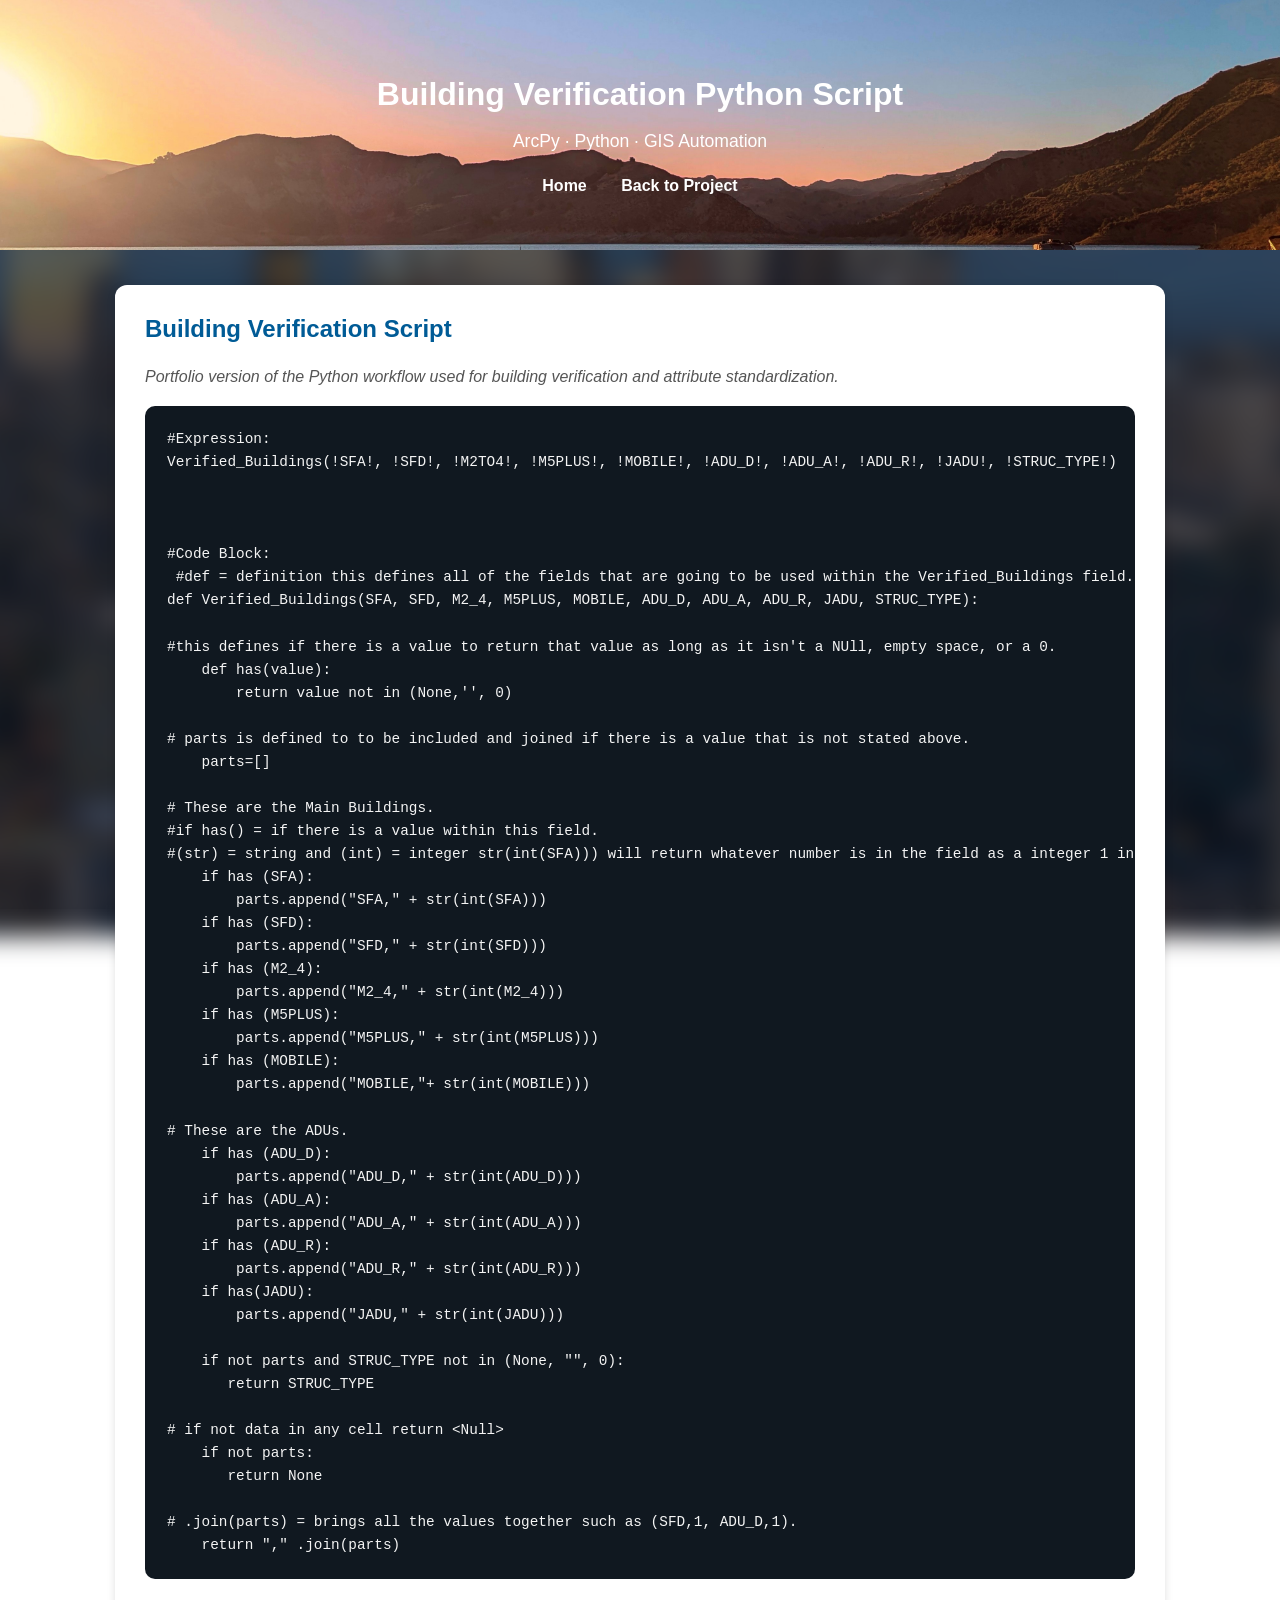
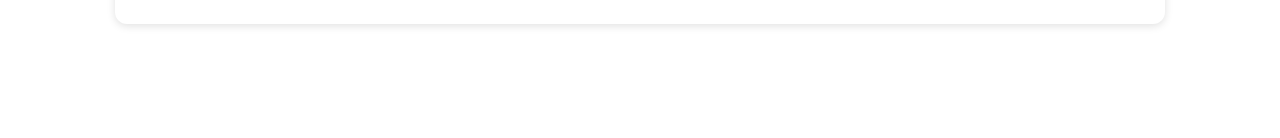
<file: BuildingVerfication/Scripts/Building_Verification_code.html>
<!DOCTYPE html>
<html lang="en">

<head>
    <meta charset="UTF-8">
    <meta name="viewport" content="width=device-width, initial-scale=1.0">

    <title>Building Verification Python Code | George Juarez</title>

   
    <link rel="stylesheet" href="../../style.css">
</head>

<body>

    <header class="project-header">

        <h1>Building Verification Python Script</h1>

        <p>ArcPy · Python · GIS Automation</p>

        <nav>
            <a href="../../index.html">Home</a>
            <a href="../Building_Verification_page.html">Back to Project</a>
        </nav>

    </header>


    <main class="project-page">

        <section class="project-section">

            <h2>Building Verification Script</h2>

            <p class="code-note">
                Portfolio version of the Python workflow used for building
                verification and attribute standardization.
            </p>

            <pre class="code-preview"><code id="python-code">Loading code...</code></pre>

        </section>

    </main>


    <script>
        fetch("Building_Verification_script.py")
            .then(response => {
                if (!response.ok) {
                    throw new Error("Could not load Python file");
                }

                return response.text();
            })
            .then(code => {
                document.getElementById("python-code").textContent = code;
            })
            .catch(error => {
                document.getElementById("python-code").textContent =
                    "Unable to load Python code.";
            });
    </script>

</body>

</html>
</file>
<file: style.css>
/* =========================================================
   1. GLOBAL / SITE-WIDE STYLES
   Used across all pages
========================================================= */

body {
  margin: 0;
  padding: 0;
  font-family: Arial, Helvetica, sans-serif;
  color: rgb(0, 0, 0);
  text-align: left;

  background:
    linear-gradient(
      rgba(10, 20, 35, 0.70),
      rgba(10, 20, 35, 0.75)
    ),
    url("/Images/Downtown_LA.png");

  background-size: cover;
  background-position: center;
  background-repeat: no-repeat;
  background-attachment: fixed;
}
body::before {
    content: "";
    position: fixed;
    inset: 0;

    background:
      linear-gradient(
        rgba(10,20,35,.65),
        rgba(10,20,35,.75)
      ),
      url("/Images/Downtown_LA.png") center/cover no-repeat;

    filter: blur(12px);
    transform: scale(1.08);

    z-index: -1;
}

main {
  max-width: 900px;
  margin: auto;
  padding: 30px;
}

section {
  background: white;
  padding: 20px;
  margin-bottom: 25px;
  border-radius: 10px;
  box-shadow: 0 2px 8px rgba(0, 0, 0, 0.1);
}

h2 {
  color: #005b96;

}

header,
#about,
#projects > h2,
.other-projects-title,
#contact,
.project-header {
    text-align: center;
}


/* =========================================================
   2. GLOBAL HEADER
   Main header used across the website
========================================================= */

header {
  background-image: url("Images/Lake Pier.jpg");
  background-size: cover;
  background-position: center;
  color: white;
  text-align: center;
  padding: 50px 20px;
}


/* =========================================================
   3. GLOBAL NAVIGATION
========================================================= */

nav {
  margin-top: 25px;
}

nav a {
  color: white;
  text-decoration: none;
  margin: 0 15px;
  font-weight: bold;
  transition: color 0.3s;
}

nav a:hover {
  color: #ffd54f;
}


/* =========================================================
   4. GLOBAL BUTTONS
   Shared by project pages, resume page, and home page
========================================================= */

.project-button,
.secondary-button,
.back-button {
  display: inline-block;
  text-decoration: none;
  padding: 11px 18px;
  border-radius: 7px;
  font-weight: bold;
}

.project-button {
  margin: 8px 8px 0 0;
  background-color: #005b96;
  color: white;
}

.project-button:hover {
  background-color: #003f6b;
}

.secondary-button {
  background-color: #e6f2f8;
  color: #005b96;
  border: 1px solid #005b96;
}

.secondary-button:hover {
  background-color: #d3e9f4;
}

.back-button {
  margin: 20px;
  background-color: #005b96;
  color: white;
  transition: background-color 0.3s;
}

.back-button:hover {
  background-color: #003f69;
}

.back-container {
  margin: 30px 0;
}


/* =========================================================
   5. HOME PAGE
========================================================= */

/* ----- Projects Section ----- */

.projects-section {
  padding: 40px;
}

.projects-grid {
  display: grid;
  grid-template-columns: 1fr;
  gap: 40px;
}

/* ----- Featured Project ----- */

.featured-project {
  display: flex;
  gap: 35px;
  align-items: center;
  margin-top: 25px;
  padding: 30px;
  background-color: #ffffff;
  border-radius: 12px;
  box-shadow: 0 3px 12px rgba(0, 0, 0, 0.12);
}

.featured-image {
  flex: 1;
}

.featured-image img {
  display: block;
  width: 100%;
  height: 360px;
  object-fit: contain;
  background-color: #f3f3f3;
  border-radius: 10px;
}

.featured-content {
  flex: 1;
}

.featured-content h3 {
  margin-top: 5px;
  margin-bottom: 15px;
  color: #005b96;
  font-size: 1.8rem;
}

.project-label {
  margin: 0;
  color: #557a55;
  font-size: 0.85rem;
  font-weight: bold;
  letter-spacing: 1px;
  text-transform: uppercase;
}

.project-details {
  margin-top: 20px;
}

.project-button,
.secondary-button {
    transition:
        background-color 0.2s ease,
        transform 0.2s ease;
}

.project-button:hover,
.secondary-button:hover {
    transform: translateY(-2px);
}
/* ----- Other Projects Grid ----- */

.other-projects-title {
  margin-top: 45px;
  margin-bottom: 20px;
  color: #005b96;
  font-size: 1.5rem;
}

.project-grid {
  display: grid;
  grid-template-columns: repeat(2, 1fr);
  gap: 25px;
}

.project-card {
  display: flex;
  flex-direction: column;
  overflow: hidden;
  margin: 0;
  padding: 0;
  background-color: #ffffff;
  border-radius: 10px;
  box-shadow: 0 2px 9px rgba(0, 0, 0, 0.12);
}

.project-card img {
  display: block;
  width: 100%;
  height: 220px;
  object-fit: cover;
}

.project-card-content {
  padding: 20px;
}

.project-card-content h3 {
  margin-top: 0;
  color: #005b96;
}

.project-tools {
  margin-bottom: 0;
  color: #555;
  font-size: 0.9rem;
  font-weight: bold;
}


/* =========================================================
   6. HOME PAGE MAP CAROUSEL
========================================================= */

.map-carousel {
  position: relative;
  width: 100%;
  padding: 15px;
  box-sizing: border-box;
}

.carousel-slide {
  width: 100%;
  text-align: center;
}

.carousel-slide img {
  display: block;
  width: 100%;
  height: 250px;
  object-fit: contain;
  background-color: #f4f4f4;
  border-radius: 8px;
}

.carousel-slide p {
  margin: 10px 45px 0;
  font-size: 0.9rem;
  font-weight: bold;
}

.carousel-button {
  position: absolute;
  top: 125px;
  transform: translateY(-50%);
  z-index: 5;
  width: 42px;
  height: 42px;
  padding: 0;
  border: none;
  border-radius: 50%;
  background-color: rgba(0, 0, 0, 0.75);
  color: white;
  font-size: 22px;
  cursor: pointer;
}

.carousel-button.previous {
  left: 25px;
}

.carousel-button.next {
  right: 25px;
}

.carousel-button:hover {
  background-color: #005b96;
}

.map-credit {
  margin-top: 10px;
  font-size: 0.9rem;
  color: #666;
  text-align: center;
}


/* =========================================================
   7. GENERAL PROJECT PAGE STYLES
   Shared by Building Verification and Candidate Sites
========================================================= */

.project-page {
  max-width: 1050px;
  margin: auto;
  padding: 35px 25px;
}

.project-header {
  text-align: center;
  padding: 55px 20px;
}

.project-header h1 {
  margin-bottom: 10px;
}

.project-header p {
  font-size: 1.1rem;
  margin-bottom: 20px;
}

.project-section {
  background-color: white;
  padding: 30px;
  margin-bottom: 30px;
  border-radius: 12px;
  box-shadow: 0 2px 8px rgba(0, 0, 0, 0.12);
}

.project-section h2 {
  color: #005b96;
  margin-top: 0;
}

.project-section p,
.project-section li {
  line-height: 1.7;
}

.project-tags {
  display: flex;
  flex-wrap: wrap;
  gap: 10px;
  margin-top: 22px;
}

.project-tags span {
  background-color: #e6f2f8;
  color: #005b96;
  padding: 7px 12px;
  border-radius: 20px;
  font-size: 0.9rem;
  font-weight: bold;
}

.project-figure {
  margin: 25px 0;
}

.project-figure img {
  width: 100%;
  height: auto;
  display: block;
  border-radius: 10px;
  border: 1px solid #d8d8d8;
}

.project-figure figcaption {
  margin-top: 10px;
  color: #555;
  font-size: 0.95rem;
  text-align: center;
}

.project-actions {
  display: flex;
  flex-wrap: wrap;
  gap: 12px;
  margin-top: 22px;
}

.project-list {
  padding-left: 22px;
}

.project-list li {
  margin-bottom: 12px;
}


/* =========================================================
   8. BUILDING VERIFICATION PAGE
========================================================= */

/* ----- ModelBuilder Workflow Image ----- */

.workflow-image {
  display: block;
  width: 100%;
  max-width: 1000px;
  height: auto;
  margin: 20px auto 30px;
  border: 1px solid #ddd;
  border-radius: 10px;
  background-color: white;
}

.project-note {
  margin-top: 25px;
  padding: 15px;
  background-color: #f4f6f8;
  border-left: 4px solid #005b96;
  font-size: 0.95rem;
}

/* ----- Workflow Steps ----- */

.workflow-steps {
  display: grid;
  gap: 18px;
  margin-top: 25px;
}

.workflow-step {
  display: flex;
  gap: 18px;
  align-items: flex-start;
  background-color: #f5f9fc;
  padding: 18px;
  border-radius: 10px;
}

.workflow-step h3 {
  margin-top: 0;
  margin-bottom: 6px;
  color: #005b96;
}

.workflow-step p {
  margin: 0;
}

.step-number {
  flex-shrink: 0;
  width: 38px;
  height: 38px;
  display: grid;
  place-items: center;
  background-color: #005b96;
  color: white;
  border-radius: 50%;
  font-weight: bold;
}

/* ----- Python Code Preview ----- */

.code-preview {
  overflow-x: auto;
  background-color: #101820;
  color: #f4f4f4;
  padding: 22px;
  border-radius: 10px;
  line-height: 1.6;
  font-size: 0.9rem;
}

.code-preview code {
  font-family: "Courier New", Courier, monospace;
}

.code-note {
  color: #555;
  font-style: italic;
}

/* ----- Before / After and Results ----- */

.comparison-grid {
    display: grid;
    grid-template-columns: repeat(2, minmax(0, 1fr));
    gap: 30px;
    width: 100%;
}

.comparison-grid figure {
    margin: 0;
    min-width: 0;
    display: flex;
    flex-direction: column;
}

.comparison-grid img {
    display: block;
    width: 100%;
    height: 300px;
    object-fit: cover;
    object-position: center;
    border-radius: 8px;
}

.comparison-grid figcaption {
    padding: 12px 14px;
    min-height: 50px;
    line-height: 1.4;
    background-color: white;
    border-radius: 0 0 8px 8px;
}
.results-summary {
  display: grid;
  grid-template-columns: repeat(3, 1fr);
  gap: 18px;
  margin-top: 25px;
}

.results-summary article {
  background-color: #f5f9fc;
  padding: 20px;
  border-radius: 10px;
}

.results-summary h3 {
  color: #005b96;
  margin-top: 0;
}

.skills-list {
  display: inline-block;
  columns: 1;
  text-align: left;
  padding-left: 25px;
  margin: 10px auto;
}

.skills-list li {
  margin-bottom: 8px;
}


/* =========================================================
   9. RESUME PAGE
========================================================= */

.resume-page {
  max-width: 900px;
  margin: auto;
  padding: 30px;
}

.resume-intro,
.resume-section {
  background-color: white;
  padding: 25px;
  margin-bottom: 25px;
  border-radius: 10px;
  box-shadow: 0 2px 8px rgba(0, 0, 0, 0.1);
}

.resume-section h2,
.resume-intro h2 {
  color: #005b96;
  margin-top: 0;
}

.resume-entry {
  margin-bottom: 25px;
}

.resume-entry h3 {
  margin-bottom: 5px;
}

.resume-meta {
  color: #555;
  font-weight: bold;
  margin-top: 0;
}

.resume-entry ul {
  padding-left: 20px;
  line-height: 1.6;
}


/* =========================================================
   10. CANDIDATE SITES PAGE
========================================================= */


/* ----- Hero Carousel ----- */

.hero-carousel {
  position: relative;
  width: 100%;
  overflow: hidden;
  background-color: white;
  border-radius: 12px;
  box-shadow: 0 3px 12px rgba(0, 0, 0, 0.15);
   margin-bottom: 30px;
}

.hero-carousel-track {
  position: relative;
  width: 100%;
  margin:0;
  padding:0;
}

.hero-slide {
  display: none;
  margin: 0;
  padding: 0;
}

.hero-slide.active {
  display: block;
}

/* ----- Fixed Carousel Image Area ----- */
.hero-image-frame {
    height: 550px;
    display: flex;
    align-items: center;
    justify-content: center;
    background-color: #f3f3f3;
    overflow: hidden;
}

.hero-image-frame img {
    display: block;
    max-width: 100%;
    max-height: 100%;
    width: auto;
    height: auto;
    object-fit: contain;
}

/* ----- Carousel Caption ----- */

.hero-slide figcaption {
  min-height: 24px;
  padding: 14px 70px 18px;
  color: #444;
  background-color: white;
  text-align: center;
  font-size: 0.95rem;
  line-height: 1.5;
}

.hero-slide img {
    border-radius: 12px 12px 0 0;
}



/* Previous and next buttons */

.hero-carousel-button {
  position: absolute;
  top: 50%;
  z-index: 5;
  width: 46px;
  height: 46px;
  padding: 0;
  transform: translateY(-50%);
  border: none;
  border-radius: 50%;
  background-color: rgba(0, 0, 0, 0.72);
  color: white;
  font-size: 24px;
  cursor: pointer;
  transition:
    background-color 0.3s,
    transform 0.3s;
}

.hero-carousel-button:hover {
  background-color: #005b96;
  transform: translateY(-50%) scale(1.06);
}

.hero-carousel-button:focus-visible {
  outline: 3px solid #ffd54f;
  outline-offset: 3px;
}

.hero-previous {
  left: 18px;
}

.hero-next {
  right: 18px;
}

/* Carousel dots */

.hero-carousel-dots {
  display: flex;
  justify-content: center;
  gap: 9px;
  padding: 0 15px 16px;
  background-color: white;
}

.hero-dot {
  width: 11px;
  height: 11px;
  padding: 0;
  border: none;
  border-radius: 50%;
  background-color: #b8b8b8;
  cursor: pointer;
}

.hero-dot.active {
  background-color: #005b96;
}

.hero-dot:focus-visible {
  outline: 3px solid #ffd54f;
  outline-offset: 3px;
}

/* ----- Overview Text ----- */

.project-eyebrow {
  color: #005b96;
  font-size: 0.82rem;
  font-weight: 700;
  letter-spacing: 0.11em;
  text-transform: uppercase;
  margin-bottom: 8px;
}

.project-lead {
  font-size: 1.15rem;
  line-height: 1.8;
}

/* ----- Project Metrics ----- */

.project-metrics {
  display: grid;
  grid-template-columns: repeat(4, 1fr);
  gap: 18px;
  margin-bottom: 30px;
}

.metric-card {
  background-color: #005b96;
  color: white;
  padding: 26px 18px;
  border-radius: 12px;
  text-align: center;
}

.metric-card strong {
  display: block;
  font-size: 2rem;
  margin-bottom: 8px;
}

.metric-card span {
  display: block;
  line-height: 1.4;
}

/* ----- Challenge Cards ----- */

.challenge-grid {
  display: grid;
  grid-template-columns: repeat(2, 1fr);
  gap: 20px;
  margin-top: 24px;
}

.challenge-grid article {
  background-color: #f4f8fb;
  padding: 22px;
  border-radius: 10px;
  border-left: 4px solid #005b96;
}

.challenge-grid h3 {
  color: #005b96;
  margin-top: 0;
}

/* ----- Candidate Sites Workflow Timeline ----- */

.workflow-timeline {
  display: grid;
  gap: 18px;
  margin-top: 26px;
}

.workflow-item {
  display: flex;
  gap: 20px;
  align-items: flex-start;
  background-color: #f4f8fb;
  padding: 20px;
  border-radius: 10px;
}

.workflow-item h3 {
  color: #005b96;
  margin: 0 0 7px;
}

.workflow-item p {
  margin: 0;
}

.workflow-number {
  flex: 0 0 42px;
  width: 42px;
  height: 42px;
  display: grid;
  place-items: center;
  background-color: #005b96;
  color: white;
  border-radius: 50%;
  font-weight: 700;
}

/* ----- Impact / Results Highlight ----- */

.impact-box {
  background-color: #e8f3f9;
  border-left: 5px solid #005b96;
  padding: 22px;
  margin: 24px 0;
  border-radius: 8px;
}

.impact-box p {
  margin: 0;
  font-size: 1.08rem;
}

/* ----- Skills Columns ----- */

.skills-columns {
  display: grid;
  grid-template-columns: repeat(3, 1fr);
  gap: 24px;
}

.skills-columns > div {
  background-color: #f4f8fb;
  padding: 22px;
  border-radius: 10px;
}

.skills-columns h3 {
  color: #005b96;
  margin-top: 0;
}

.skills-columns ul {
  padding-left: 20px;
}

.skills-columns li {
  margin-bottom: 8px;
}

/* ----- Data / Privacy Note ----- */

.data-note {
  background-color: #f7f7f7;
}

/* ----- Professional Development ----- */

.credential-list {
    display: grid;
    gap: 15px;
}

.credential-item {
    display: flex;
    justify-content: space-between;
    align-items: center;
    gap: 25px;

    padding: 18px;
    background-color: #f5f9fc;
    border-left: 4px solid #005b96;
    border-radius: 8px;

    text-align: left;
}

.credential-item h3 {
    margin: 0 0 5px;
    color: #005b96;
}

.credential-item .resume-meta {
    margin-bottom: 0;
}

@media (max-width: 650px) {
    .credential-item {
        flex-direction: column;
        align-items: flex-start;
    }
}

/* =========================================================
   11. RESPONSIVE STYLES
   Rules for tablets and phones
========================================================= */

/* ----- Tablet / Small Laptop ----- */

@media (max-width: 850px) {
  .project-metrics {
    grid-template-columns: repeat(2, 1fr);
  }

  .challenge-grid,
  .skills-columns {
    grid-template-columns: 1fr;
  }
}

/* ----- Tablet / Mobile ----- */

@media (max-width: 800px) {
  main {
    padding: 15px;
  }

  .projects-section {
    padding: 20px;
  }

  .project-card {
    grid-template-columns: 1fr;
  }

  .carousel {
    max-width: 100%;
  }

  .slide {
    height: auto;
  }
}

/* ----- Mobile Project Layouts ----- */

@media (max-width: 750px) {

    .featured-project {
        flex-direction: column;
        align-items: stretch;
    }

    .featured-image img {
        height: auto;
    }

    .project-grid,
    .comparison-grid,
    .results-summary {
        grid-template-columns: 1fr;
    }

    .skills-list {
        columns: 1;
    }

    .project-section {
        padding: 22px;
    }

    .hero-image-frame {
        height: 380px;
    }

    .hero-slide figcaption {
        padding: 12px 55px 16px;
    }

    .hero-carousel-button {
        width: 40px;
        height: 40px;
        font-size: 20px;
    }

    .hero-previous {
        left: 10px;
    }

    .hero-next {
        right: 10px;
    }
}


/* ----- Small Mobile ----- */

@media (max-width: 550px) {

    .project-metrics {
        grid-template-columns: 1fr;
    }

    .workflow-item {
        flex-direction: column;
    }

    .hero-image-frame {
        height: 260px;
    }

    .hero-slide figcaption {
        padding: 12px 18px 16px;
        font-size: 0.85rem;
    }

    .hero-carousel-button {
        top: 42%;
    }
    }
    .comparison-grid img {
        height: auto;
    }
</file>
